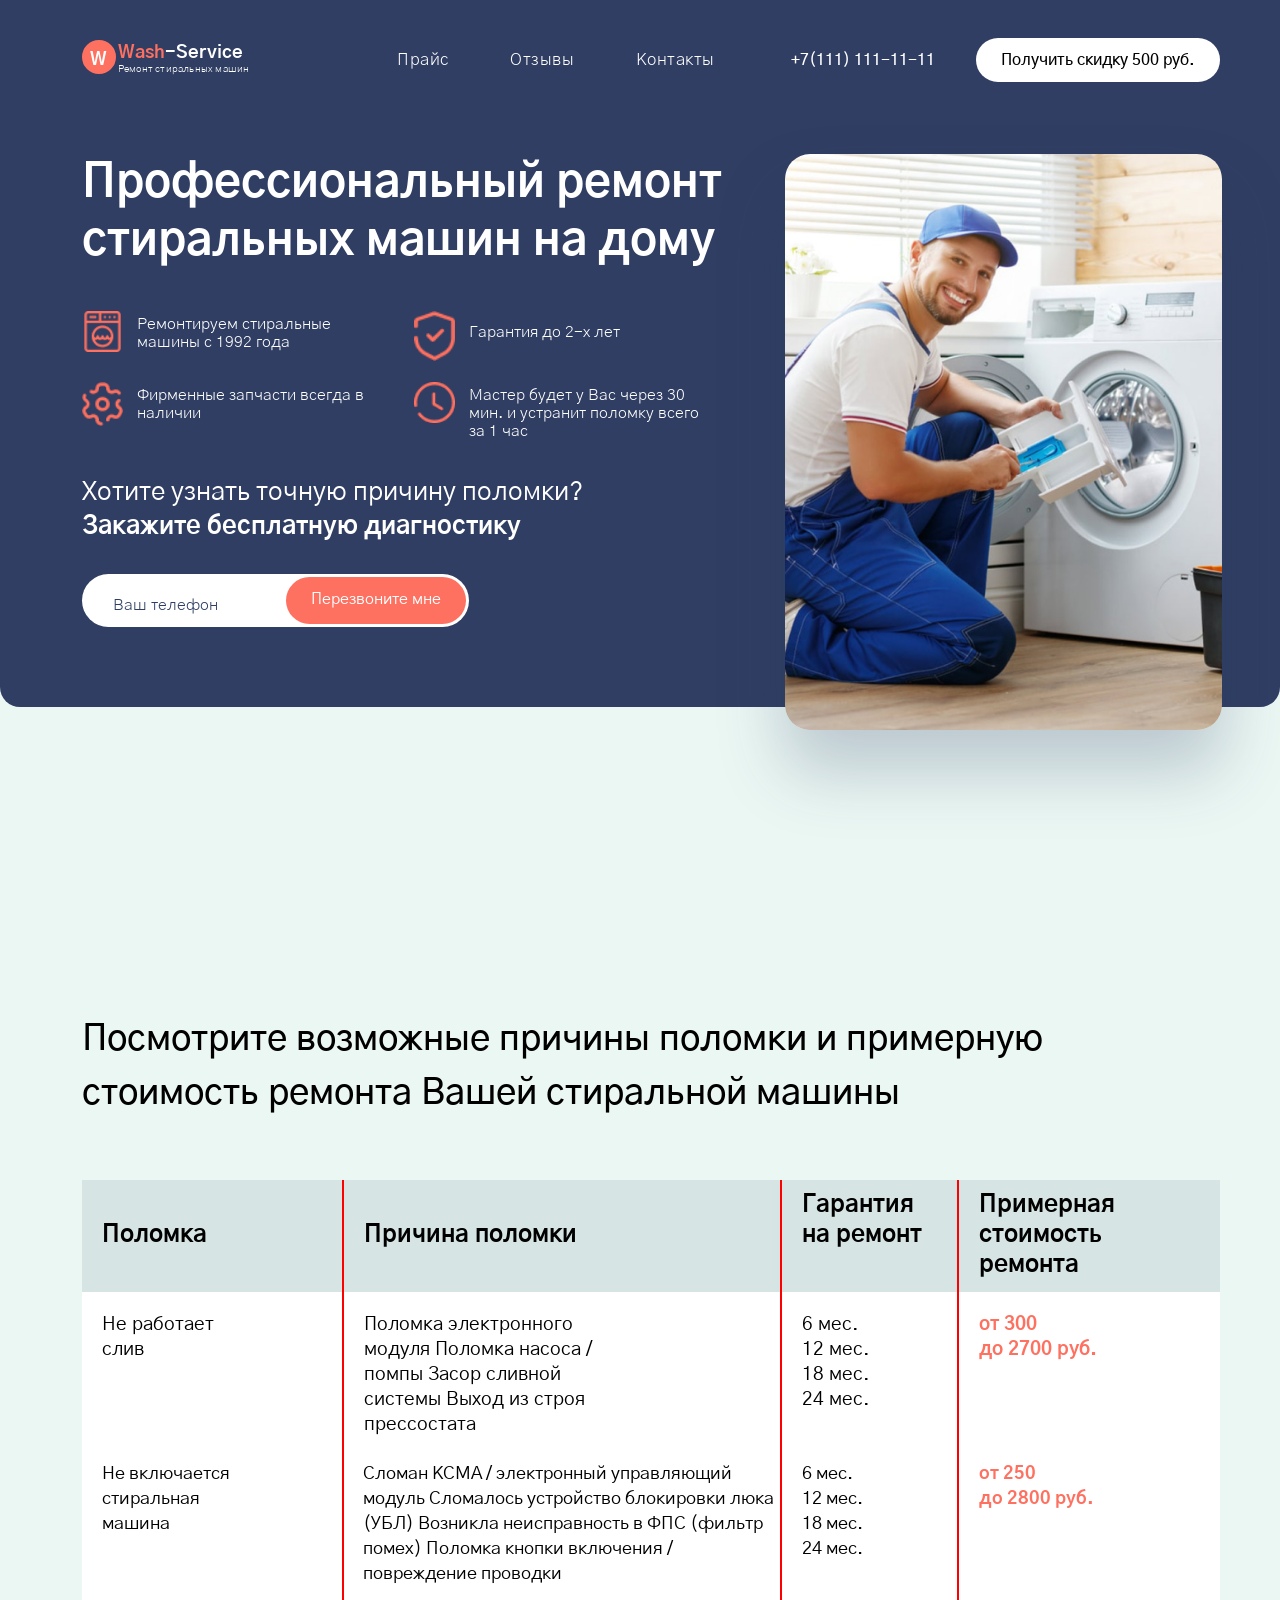
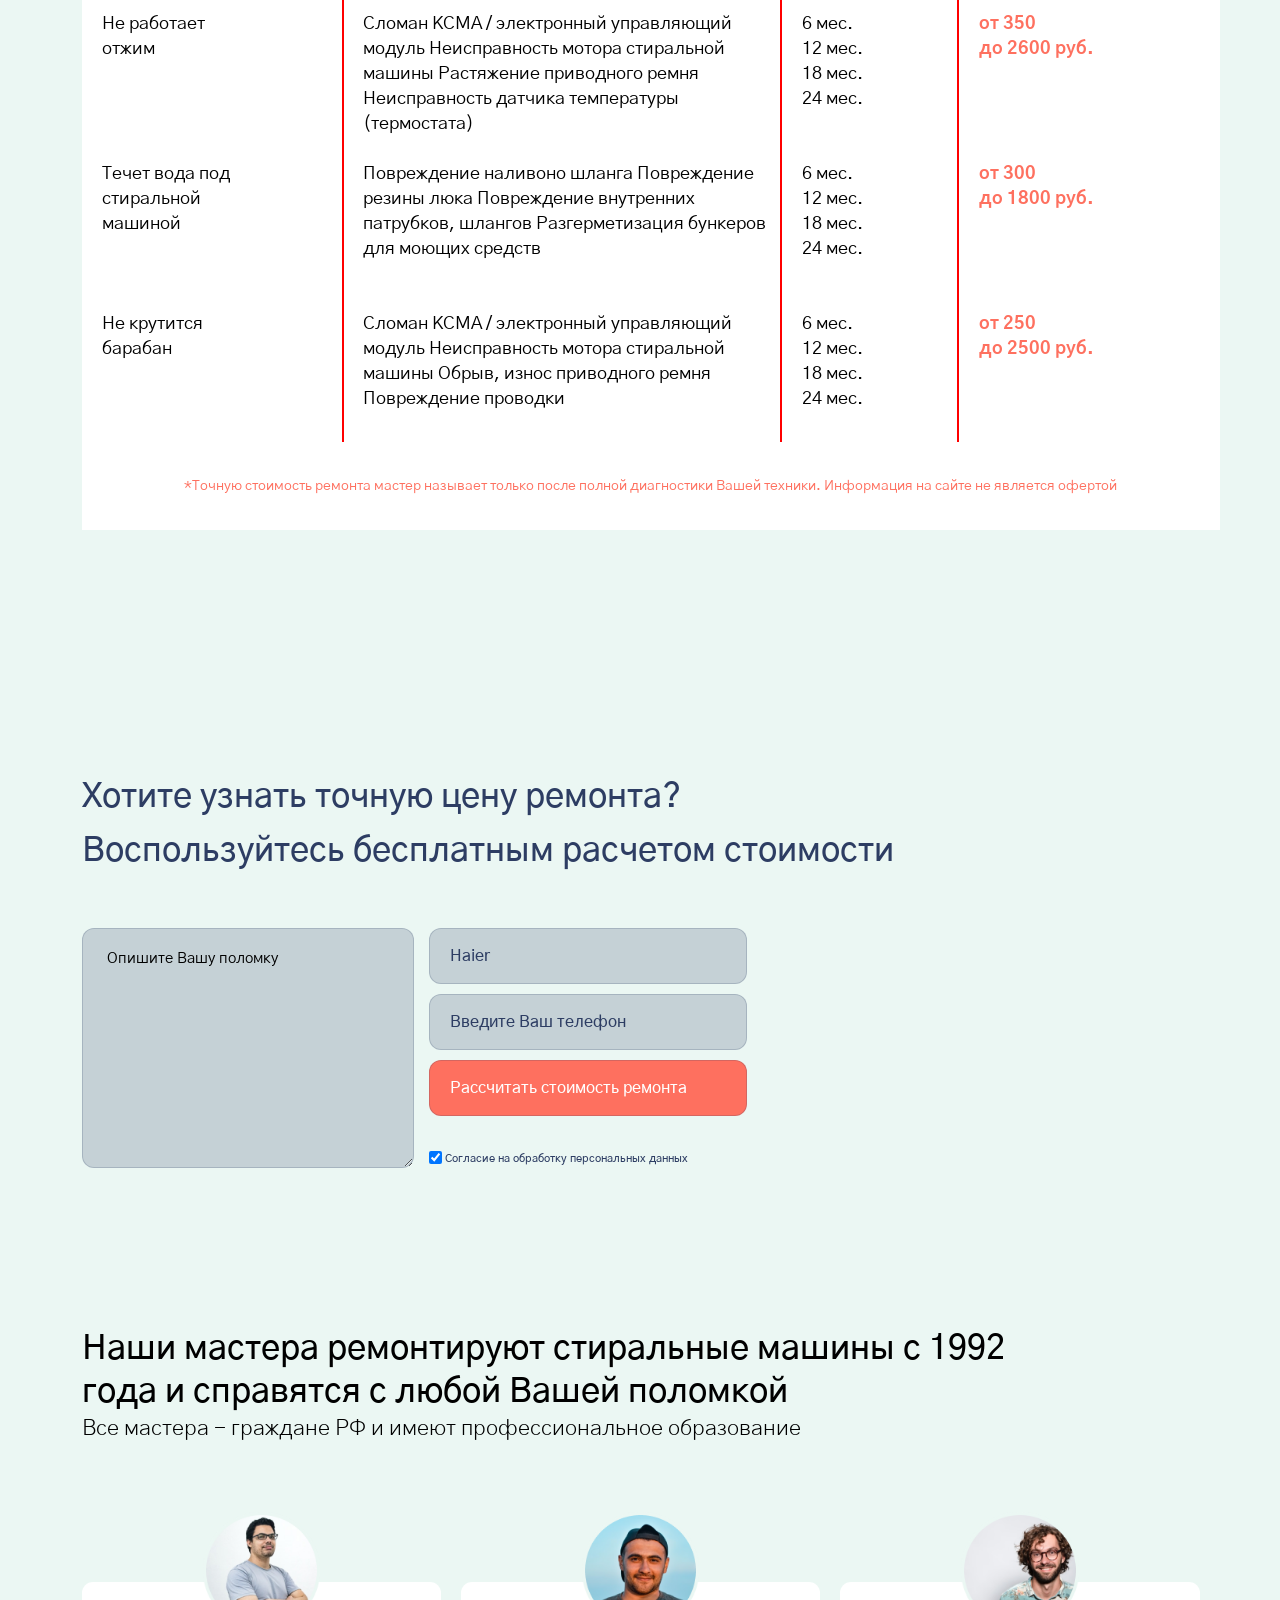
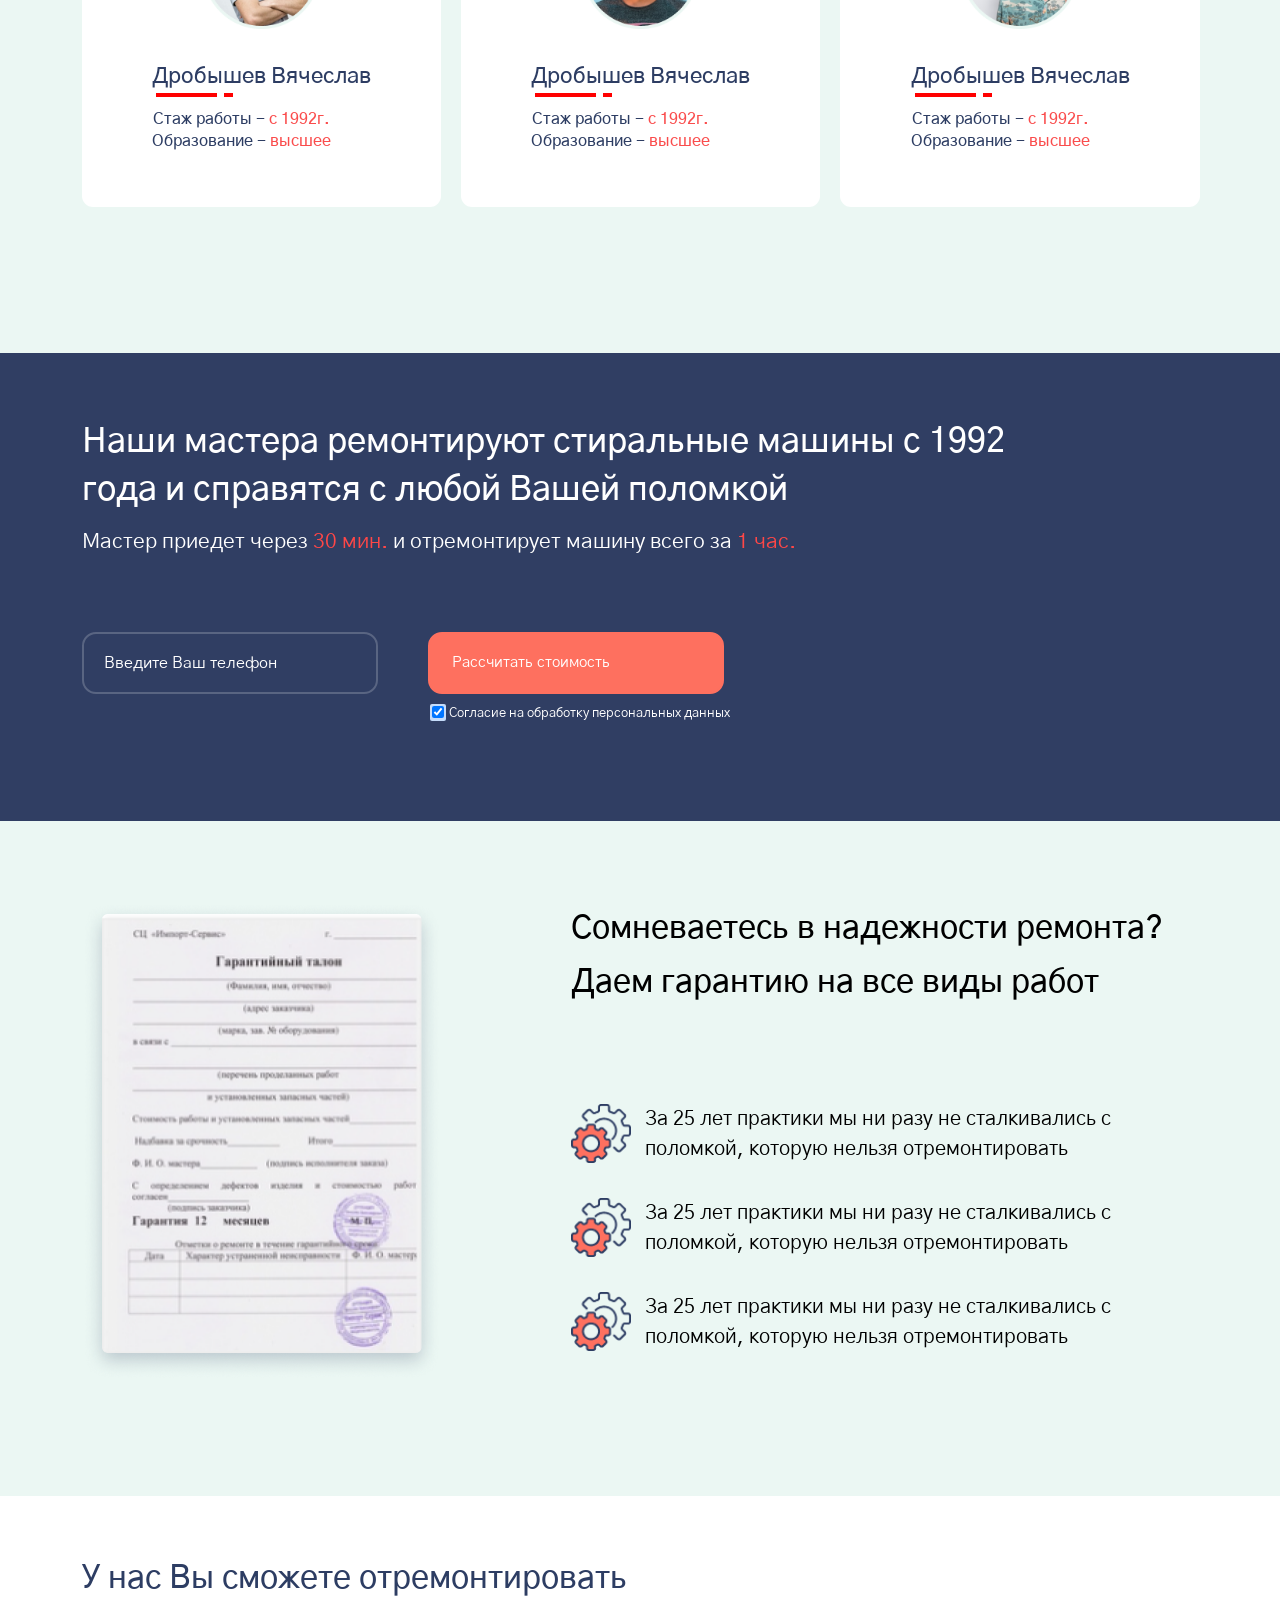
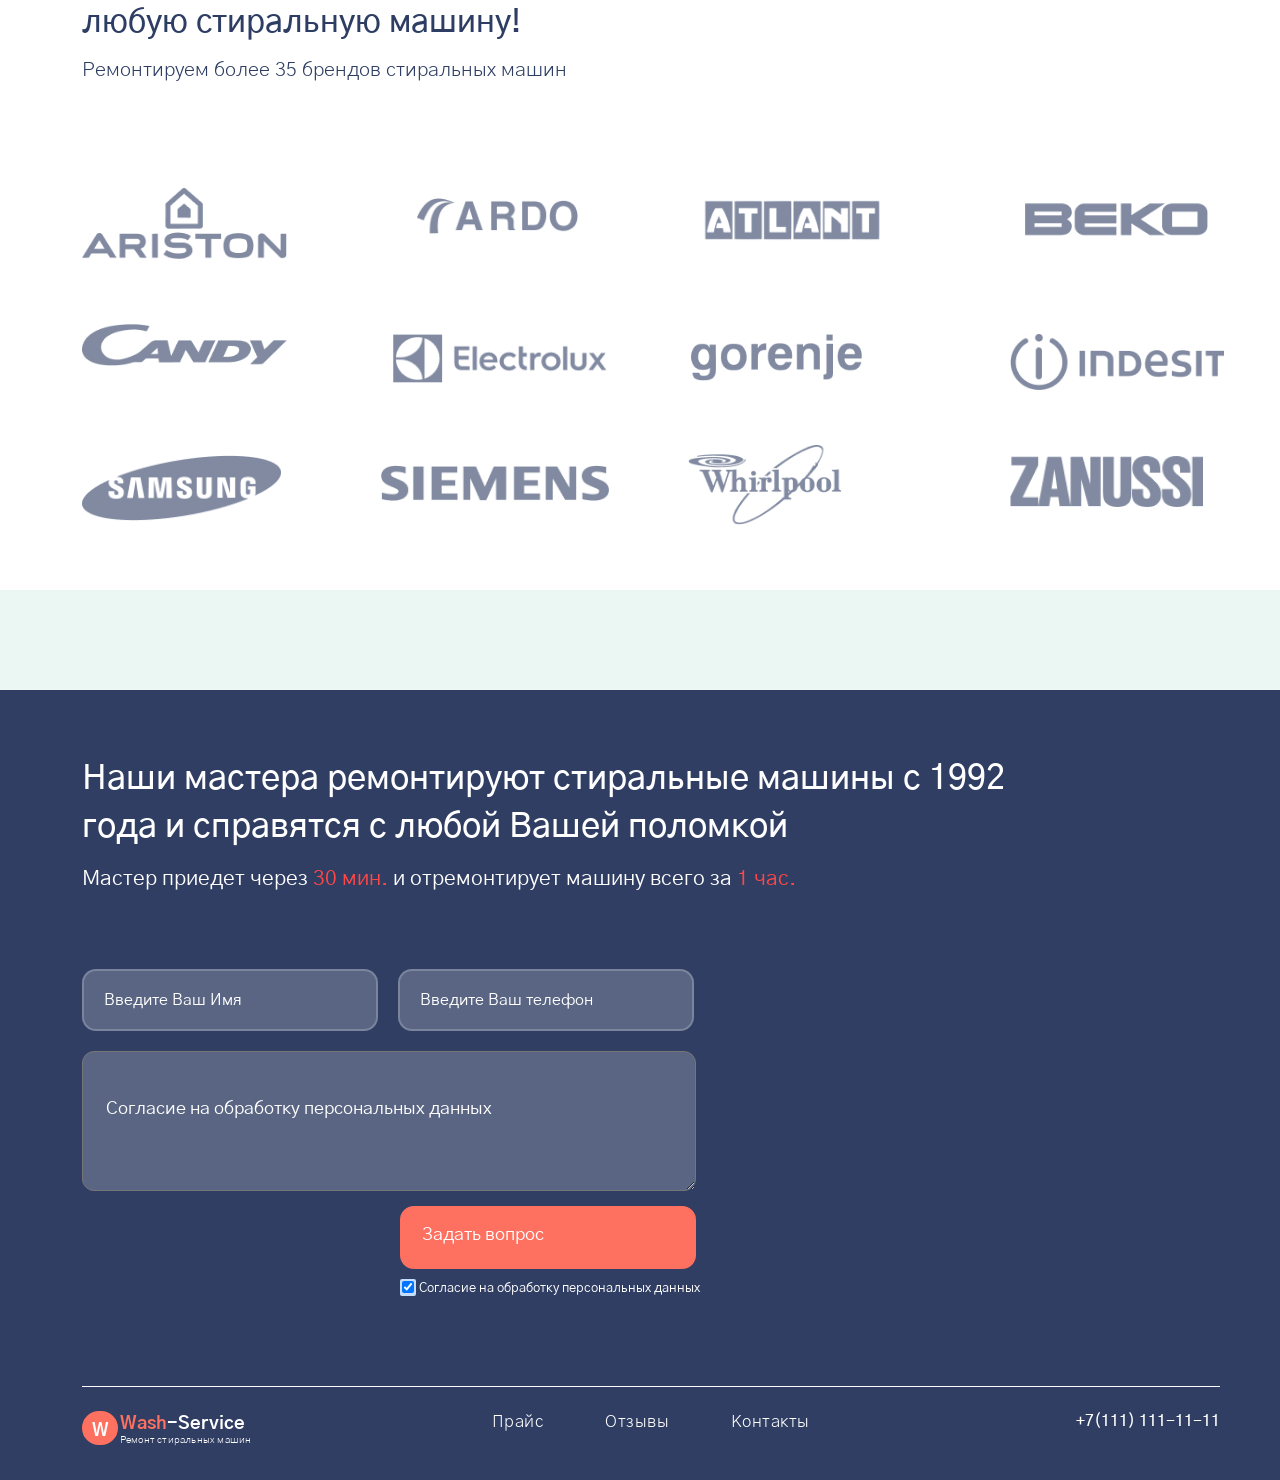
<file: index.html>
<!DOCTYPE html>
<html lang="en">
<head>
    
    <style>
        @import url('https://fonts.googleapis.com/css2?family=Gothic+A1:wght@500&family=Inter:wght@500&display=swap');
    </style>
    <link rel="stylesheet" href="css/main.css">
    

    <meta charset="UTF-8">
    <meta http-equiv="X-UA-Compatible" content="IE=edge">
    <meta name="viewport" content="width=device-width, initial-scale=1.0">
    <title>Document</title>
</head>
<body>
        <div class="container-fluid">
            <div class="header2 col-sm-12 ">
                <div class="row1">
                    <div class="col-3 f1 col-sm-12 col-sm2-4">

                        <div class="col-2">
                           <span>W</span>
                        </div>
                        
                        <div class="col-10">
                            <a href="#">
                                <font class="font1">Wash</font>-Service <br>
                                <font class="font2">Ремонт стиральных машин</font>
                            </a> 
                        </div>
                    </div>
                    <div class="col-4 f2 col-md-6 col-sm2-8">
                            <ul>
                                <li>
                                    <a href="#">
                                        Прайс
                                    </a>
                                </li>
                                <li>
                                    <a href="#">
                                        Отзывы
                                    </a>
                                </li>
                                <li>
                                    <a href="#">
                                        Контакты
                                    </a>
                                </li>

                            </ul>
                    </div>
                    <div class="col-2 col-md-3 f3">
                        <a href="#">
                            +7(111) 111-11-11
                        </a>
                    </div>
                    <div class="col-3 f4">
                        <a href="#">
                            Получить скидку 500 руб.    
                        </a>
                    </div>
                </div>

                <div class='row2 col-sm-12'>
                    <div class="col-7 asosiy1 col-sm-12 col-sm2-12">
                        <div class="col-12 q1 col-sm-12 col-sm2-12">
                            <p> 
                                Профессиональный ремонт стиральных машин на дому
                            </p>
                        </div>
                        <div class="col-12 q2">
                            <div class="col-1 col-sm-2">
                                <img src="/images/2.png" alt="">
                            </div>
                            <div class="col-5 col-sm-10">
                                <p class="maxsus1">
                                    Ремонтируем стиральные машины с 1992 года
                                </p>
                            </div>
                            <div class="col-1  col-sm-2">
                                <img src="/images/4.png" alt="">
                            </div>
                            <div class="col-5  col-sm-10">
                                <p class="maxsus1" id='padding1'>
                                    Гарантия до 2-х лет
                                </p>
                            </div>
                            <div class="col-1 col-sm-2">
                                <img src="/images/5.png" alt="">
                            </div>
                            <div class="col-5 col-sm-10">
                                <p class="maxsus1">
                                    Фирменные запчасти всегда в наличии
                                </p>
                            </div>
                            <div class="col-1 col-sm-2">
                                <img src="/images/6.png" alt="">
                            </div>
                            <div class="col-5 col-sm-10">
                                <p >
                                    Мастер будет у Вас через 30 мин. и устранит  <span id='clear'>поломку всего за 1 час<span>
                                </p>
                            </div> 
                            <div class="col-11 col-sm-12 col-sm2-12">
                                <p id="main1">
                                    Хотите узнать точную причину поломки?
                                    <font id="main2">  Закажите бесплатную диагностику</font>
                                </p>
                            </div>
                            
                            <div class="col-7 col-sm-12 col-sm2-5" id="main3">
                                <p>
                                    Ваш телефон
                                </p>
                                <div class="blok"> 
                                     <span>Перезвоните мне</span>  
                                </div>
                                 
                            </div>
                            
                            
                        </div>
                    </div>
                    <div class="col-5 asosiy2 col-sm-12">
                        <div class="col-11 col-sm-12">
                            <img src="/images/1.png" alt="">
                        </div>
                    </div>
                </div>
            </div>
            
            

            <div class="content">
                <div class="content-row1">
                    <p>
                        Посмотрите возможные причины поломки и примерную стоимость ремонта Вашей стиральной машины
                    </p>
                </div>

                <div class="content-row2">
                   <div class="col-3 col-sm-4 col-sm2-4 content-p1">
                       <p>Поломка</p>
                   </div>
                   <div class="col-5">
                       <p>Причина поломки</p>
                   </div>
                   <div class="col-2 col-sm2-4 col-sm-4">
                       <p>Гарантия <br> на ремонт</p>
                   </div>
                   <div class="col-3 col-sm2-4 col-sm-4 content-p2" >
                       <p>Примерная стоимость ремонта</p>
                   </div>
                </div>
                <div class="content-row3">
                    <div  class="col-3 col-sm2-4 col-sm-4 content-p1">
                        <p>Не работает слив</p>
                    </div>
                    <div class="col-5">
                        <p>Поломка электронного модуля 
                            Поломка насоса / помпы
                            Засор сливной системы
                            Выход из строя прессостата
                        </p>
                    </div>
                    <div class="col-2 col-sm2-4 col-sm-4">
                        <p> 
                            6 мес.<br class="hidden3"> <font class="hidden1">-</font>
                            12 мес.<font class="hidden2"><br>
                            18 мес.<br>
                            24 мес.<br> </font>
                        </p>
                    </div>
                    <div class="col-3 col-sm-4 col-sm2-4 content-p2" >
                            <p>
                                от 300<br class="hidden3">
                                до 2700 руб.<br class="hidden3">
                            </p>
                    </div>
                 </div>

                 <div class="content-row4">
                    <div  class="col-3 col-sm-4 col-sm2-4 content-p1">
                        <p>Не включается стиральная машина</p>
                    </div>
                    <div class="col-5">
                        <p>Сломан КСМА / электронный управляющий модуль
                            Сломалось устройство блокировки люка (УБЛ)
                            Возникла неисправность в ФПС (фильтр помех)
                            Поломка кнопки включения / повреждение проводки
                        </p>
                    </div>
                    <div class="col-2 col-sm2-4 col-sm-4">
                        <p>
                            6 мес.<br class="hidden3"> <font class="hidden1">-</font>
                            12 мес.<font class="hidden2"><br>
                            18 мес.<br>
                            24 мес.<br> </font>
                        </p>
                    </div>
                    <div  class="col-3 col-sm-4 col-sm2-4 content-p2" >
                            <p>
                                от 250<br class="hidden2">
                                до 2800 руб.<br class="hidden2">
                            </p>
                    </div>
                 </div>

                 <div class="content-row5">
                    <div class="col-3 col-sm-4 col-sm2-4 content-p1" >
                        <p>Не работает отжим</p>
                    </div>
                    <div class="col-5">
                        <p>Сломан КСМА / электронный управляющий модуль
                            Неисправность мотора стиральной машины
                            Растяжение приводного ремня
                            Неисправность датчика температуры (термостата)
                        </p>
                    </div>
                    <div class="col-2 col-sm2-4 col-sm-4">
                        <p> 
                            6 мес.<br class="hidden3"> <font class="hidden1">-</font>
                            12 мес.<font class="hidden2"><br>
                            18 мес.<br>
                            24 мес.<br> </font>
                        </p>
                    </div>
                    <div class="col-3 col-sm-4 col-sm2-4 content-p2">
                            <p>
                                от 350<br class="hidden2">
                                до 2600 руб.<br class="hidden2">
                            </p>
                    </div>
                 </div>

                 <div class="content-row6">
                    <div class="col-3 col-sm-4 col-sm2-4 content-p1">
                        <p>Течет вода под стиральной машиной</p>
                    </div>
                    <div class="col-5">
                        <p>Повреждение наливоно шланга
                            Повреждение резины люка
                            Повреждение внутренних патрубков, шлангов
                            Разгерметизация бункеров для моющих средств
                        </p>
                    </div>
                    <div class="col-2 col-sm-4 col-sm2-4">
                        <p> 
                            6 мес.<br class="hidden3"> <font class="hidden1">-</font>
                            12 мес.<font class="hidden2"><br>
                            18 мес.<br>
                            24 мес.<br> </font>
                        </p>
                    </div>
                    <div class="col-3 col-sm-4 content-p2 col-sm2-4" >
                            <p>
                                от 300<br class="hidden2">
                                до 1800 руб.<br class="hidden2">
                            </p>
                    </div>
                 </div>

                 <div class="content-row7">
                    <div class="col-3 col-sm-4 col-sm2-4 content-p1">
                        <p>Не крутится барабан</p>
                    </div>
                    <div class="col-5">
                        <p>Сломан КСМА / электронный управляющий модуль
                            Неисправность мотора стиральной машины
                            Обрыв, износ приводного ремня
                            Повреждение проводки
                        </p>
                    </div>
                    <div class="col-2 col-sm-4 col-sm2-4">
                        <p>
                            6 мес.<br class="hidden3"> <font class="hidden1">-</font>
                            12 мес.<font class="hidden2"><br>
                            18 мес.<br>
                            24 мес.<br> </font>
                        </p>
                    </div>
                    <div class="col-3 col-sm-4 col-sm2-4 content-p2">
                            <p>
                                от 250<br class="hidden2">
                                до 2500 руб.<br class="hidden2">
                            </p>
                    </div>
                 </div>

                 <div class="content-row8">
                     <div class='col-12 col-sm-12'>
                        <p>
                            *Точную стоимость ремонта мастер называет только после полной диагностики Вашей техники. Информация на сайте не является офертой

                        </p>
                     </div>
                 </div>

                 <div class="content-row9">
                       <div class="col-12">
                           <p>
                            Хотите узнать точную цену ремонта? <br>
                            Воспользуйтесь бесплатным расчетом стоимости
                           </p>
                       </div>

                       <div class="col-7 col-sm-12 col-sm2-12 col-md-12">
                           <div class="col-6 col-sm-12">
                                <textarea name="" id="" cols="30" rows="10"> Опишите Вашу поломку</textarea>
                           </div>
                           <div class="col-5 col-sm-12">
                               <div class="col-12 col-sm-12 row9d1">
                                   <p>
                                        Haier
                                   </p>
                               </div>
                               
                               <div class="col-12 col-sm-12 row9d2">
                                <p>
                                    Введите Ваш телефон
                                </p>
                            </div>
                           
                            <div class="col-12 col-sm-12 row9d3" >
                                <p>
                                    Рассчитать стоимость ремонта
                                </p>
                            </div>
                            <div class="col-12 col-sm-12 row9d4">
                                <input type="checkbox" checked id="1">
                                <label for="1">Согласие на обработку персональных данных</label>
                            </div>
                           </div>
                       </div>

                       <div class="col-5 col-sm2-12"></div>

                       <div class="col-10 col-sm-12 col-sm2-12 col-md-12 row9d5">
                           <p class="row9p1">
                            Наши мастера ремонтируют стиральные машины с 1992 года и справятся с любой Вашей поломкой
                           </p>
                           <p class="row9p2">
                            Все мастера - граждане РФ и имеют профессиональное образование
                           </p>
                       </div>
                       <div class="col-2 col-sm-12 coll-sm2-12"></div>  

                       <div class="col-12 picture col-sm2-12">
                            <div class="col-4 col-sm-12 col-sm2-12">
                                <div class="picture-d1">
                                    <div class="col-8 col-sm-9">
                                        <img src="images/7.png" alt="">    
                                    </div>
                                    <div class="col-8 col-sm-7">
                                        <p class="p1">
                                            Дробышев Вячеслав
                                        </p>
                                    </div>
                                    <div class="col-8 col-sm-7 padding10">
                                        <span class="span1"></span>
                                        <span class="span2"></span>
                                    </div>
                                    <div class="col-8 col-sm-7">
                                        <p class='p2'>
                                            Стаж работы - <font style='color:rgb(250, 76, 76)'>с 1992г.</font> 
                                            
                                            Образование - <font style='color:rgb(250, 76, 76)'>высшее</font>
                                        </p>
                                    </div>
      
                                </div>
                            </div>

                            <div class="col-4 col-sm-12 col-sm2-12">
                                <div class="picture-d1">
                                    <div class="col-8 col-sm-9">
                                        <img src="images/8.png" alt="">    
                                    </div>
                                    <div class="col-8 col-sm-7">
                                        <p class="p1">
                                            Дробышев Вячеслав
                                        </p>
                                    </div>
                                    <div class="col-8 col-sm-7 padding10">
                                        <span class="span1"></span>
                                        <span class="span2"></span>
                                    </div>
                                    <div class="col-8 col-sm-7">
                                        <p class='p2'>
                                            Стаж работы - <font style='color:rgb(250, 76, 76)'>с 1992г.</font> 
                                            Образование - <font style='color:rgb(250, 76, 76)'>высшее</font>
                                        </p>
                                    </div>
      
                                </div>
                            </div>

                            <div class="col-4 col-sm-12 col-sm2-12">
                                <div class="picture-d1">
                                    <div class="col-8 col-sm-9">
                                        <img src="images/9.png" alt="">    
                                    </div>
                                    <div class="col-8 col-sm-7">
                                        <p class="p1">
                                            Дробышев Вячеслав
                                        </p>
                                    </div>
                                    <div class="col-8 col-sm-7 padding10">
                                        <span class="span1"></span>
                                        <span class="span2"></span>
                                    </div>
                                    <div class="col-8 col-sm-7">
                                        <p class='p2'>
                                            Стаж работы - <font style='color:rgb(250, 76, 76)'>с 1992г.</font> 
                                            Образование - <font style='color:rgb(250, 76, 76)'>высшее</font>
                                        </p>
                                    </div>
      
                                </div>
                            </div>
                       </div>


                 </div>

               
            </div>

            <div class="content2">
                <div class="content2-row1 col-sm-12">
                    <div class="col-10 col-sm-12 col-sm2-12 col-md-12">
                        <p class="p1"> 
                            Наши мастера ремонтируют стиральные машины с 1992
                             года и справятся с любой Вашей поломкой
                             <br>
                             <font>
                                Мастер приедет через <font style="color:rgb(255, 71, 71)">30 мин.</font> и отремонтирует машину всего за <font style="color:rgb(255, 71, 71)">1 час.</font>
                             </font>
                        </p>                       
                    </div>
                    <div class='col-sm2-12 col-2 col-sm-12 col-md-12'></div> 
                    
                    <div class="col-sm-12 col-4 b1">
                        <p>
                            Введите Ваш телефон
                        </p>
                    </div>
                    <div class=" col-sm-12 col-4 b2">
                        <p >
                            Рассчитать стоимость
                        </p>
                    </div>
                    <div class="col-4 col-sm-12"></div>

                    <div class='col-3 col-sm2-4 col-sm-12'></div>
                    <div class="col-sm2-12 col-9 col-sm-12 b3">
                        <span id='span11'>
                            <input type="checkbox" checked id='2'>
                        </span>
                       
                        <label for="2">Согласие на обработку персональных данных</label>
                    </div>
                    

                 </div>
            </div>

            <div class="content3-row1">
                
                <div class="col-4 col-sm2-12 col-sm-12 row1">
                    <img src="/images/10.png" alt="">
                </div>

                <div class="col-8 col-sm2-12 col-sm-12 row2">
                    <div class="col-sm2-12 col-12 col-sm-12">
                        <p>
                            Сомневаетесь в надежности ремонта? Даем
                            гарантию на все виды работ
                        </p>
                    </div>
                    
                    <div class='col-1 col-sm2-2 col-sm-2'>
                        <img src="/images/11.png" alt="">
                    </div>
                    <div class="col-11 col-sm2-10 col-sm-10">
                        <p>
                            За 25 лет практики мы ни разу не сталкивались с поломкой, которую нельзя отремонтировать
                        </p>
                    </div>
                    <div class='col-1 col-sm2-2 col-sm-2'>
                        <img src="/images/11.png" alt="">
                    </div>
                    <div class="col-11 col-sm2-10 col-sm-10">
                        <p>
                            За 25 лет практики мы ни разу не сталкивались с поломкой, которую нельзя отремонтировать
                        </p>
                    </div>
                    <div class='col-1 col-sm2-2 col-sm-2'>
                        <img src="/images/11.png" alt="">
                    </div>
                    <div class="col-11 col-sm2-10 col-sm-10">
                        <p>
                            За 25 лет практики мы ни разу не сталкивались с поломкой, которую нельзя отремонтировать
                        </p>
                    </div>
                    
                </div>

            </div>

            <div class="content4-row1">
                <div class="col-8 col-sm2-12 col-sm-12">
                    <p>
                        У нас Вы сможете отремонтировать  любую стиральную машину!
                        <br>
                        <font>
                            Ремонтируем более 35 брендов стиральных машин
                        </font>
                    </p>
                
                </div>

                <div class="col-sm2-12 col-4 col-sm-12">
                </div>

                <div class="col-3 col-sm-6">
                    <img class='img1' src="/images/12.png" alt="">
                </div>
                <div class="col-3 col-sm-6">
                    <img class='img2' src="/images/13.png" alt="">
                </div>
                <div class="col-3 col-sm-6">
                    <img class='img3'  src="/images/14.png" alt="">
                </div>
                <div class="col-3 col-sm-6">
                    <img class='img4'  src="/images/15.png" alt="">
                </div>
                <div class="col-3 col-sm-6">
                    <img class='img5'  src="/images/16.png" alt="">
                </div>
                <div class="col-3 col-sm-6">
                    <img class='img6'  src="/images/17.png" alt="">
                </div>
                <div class="col-3 col-sm-6">
                    <img class='img7'  src="/images/18.png" alt="">
                </div>
                <div class="col-3 col-sm-6">
                    <img class='img8'  src="/images/19.png" alt="">
                </div>
                <div class="col-3 col-sm-6">
                    <img class='img9'  src="/images/20.png" alt="">
                </div>
                <div class="col-3 col-sm-6">
                    <img class='img10' src="/images/21.png" alt="">
                </div>
                <div class="col-3 col-sm-6">
                    <img class='img11' src="/images/22.png" alt="">
                </div>
                <div class="col-3 col-sm-6">
                    <img class='img12' src="/images/23.png" alt="">
                </div>            
                
            </div>
            <div class="content5">
                <div class="col-10 col-sm2-12 col-sm-12 row1">
                    <p class="p1"> 
                        Наши мастера ремонтируют стиральные машины с 1992
                         года и справятся с любой Вашей поломкой
                         <br>
                         <font>
                            Мастер приедет через <font style="color:rgb(255, 71, 71)">30 мин.</font> и отремонтирует машину всего за <font style="color:rgb(255, 71, 71)">1 час.</font>
                         </font>
                    </p>                       
                </div>
                <div class="col-sm2-12 col-2 col-sm-12"></div>
                
                <div class="col-3 col-sm-12 b1">
                    <p>
                        Введите Ваш Имя
                    </p>
                </div>

                <div class="col-3 col-sm-12 b1">
                    <p>
                        Введите Ваш телефон
                    </p>
                </div>
                

                <div class="col-6 col-sm-12">
                    <textarea class="textarea2">Согласие на обработку персональных данных</textarea>
                </div>
                <div class="col-6 col-sm-12"></div>
                
                <div class="col-12 col-sm-12">
                    <div class="col-3 b2">
                        <p >
                            Задать вопрос 
                        </p>
                    </div>
                </div>
                
                <div class="col-12 col-sm-12">
                    <div class="col-6 col-sm-12 b3">
                        <span id='span11'>
                            <input type="checkbox" checked id='2'>
                        </span>
                       
                        <label for="2">Согласие на обработку персональных данных</label>
                    </div>
                </div>
                
               
            </div>

            <div class="footer">
                    <div class="col-4 col-sm-12 f1">

                        <div class="col-2 col-sm-5">
                           <span class="col-22">W</span>
                        </div>
                        
                        <div class="col-10 col-sm-7">
                            <a href="#">
                                <font class="font1">Wash</font>-Service <br>
                                <font class="font2">Ремонт стиральных машин</font>
                            </a> 
                        </div>

                    </div>
                    <div class="col-4 col-sm-12 f2">
                            <ul>
                                <li class="col-sm-12">
                                    <a href="#">
                                        Прайс
                                    </a>
                                </li>
                                <li class="col-sm-12">
                                    <a href="#">
                                        Отзывы
                                    </a>
                                </li>
                                <li class="col-sm-12">
                                    <a href="#">
                                        Контакты
                                    </a>
                                </li>

                            </ul>
                    </div>
                    <div class="col-4 col-sm-12 f3">
                        <a href="#">
                            +7(111) 111-11-11
                        </a>
                    </div>
            </div>

        </div>
</body>
</html>
</file>
<file: css/main.css>
*{
    padding:0;
    margin:0;
    box-sizing:border-box;
    font-family: 'Gothic A1', sans-serif;
    /* border:1px solid red ;    */
}
.col-1 {width: 8.33%;
    /* border:1px solid red; */
}
.col-2 {width: 16.66%;
    /* border:1px solid red; */
}
.col-3 {width: 25%;
    /* border:1px solid red; */
}
.col-4 {width: 33.33%;
    /* border:1px solid red; */
}
.col-5 {width: 41.66%;
    /* border:1px solid red; */
}
.col-6 {width: 50%;
    /* border:1px solid red; */
}
.col-7 {width: 58.33%;
    /* border:1px solid red; */
}
.col-8 {width:  66.66%;
    /* border:1px solid red;  */
}
.col-9 {width: 75%;
    /* border:1px solid red; */
}
.col-10 {width: 83.33%;
    /* border:1px solid red; */
}
.col-11 {width: 91.66%;
    /* border:1px solid red; */
}
.col-12 {width: 100%;
    /* border:1px solid red; */
}

.container-fluid{
    width:100%;
    border:0px solid red;
    background-color:#EBF7F3;
    
}

.header2{
    padding-top:40px;
    margin-bottom:100px;
    border-radius:0px 0px 20px 20px;
    background-color: #303E63;
    padding-left:81.7px;
    padding-right:60px;
    padding-bottom:80px;
    margin-bottom: 145px;
    /* height:700px; */  

    
}
.header2 .row1{
    display:flex;
    flex-wrap: wrap;
    margin-bottom:80px;
    align-items: baseline;
   
}

.header2 .row1 .f1{
    display:flex;
}
.header2 .row1 .f1 .col-2{
    padding-top:7px;
    border:2px solid #FE705F;  
    height:100%;
    width:12%;
    border-radius:18px;
    background-color: #FE705F;
    text-align:center;
    margin-right:2px;
 }

 
.header2 .row1 .f1 .col-2 span{
    color:white;
    font-size: 18px;
    font-style: normal;
    font-weight: 700;

 }
.header2 .row1 .f1 .col-10{
    padding-top:6px;
    line-height:14px;
}
.header2 .row1 .f1 .col-10 a{
    font-size: 18px;
    font-weight: 700;
    line-height:0px;
    color: white;
    text-decoration:none;

}
.header2 .row1 .f1 .col-10 .font1{
    color:#FE705F;
}
.header2 .row1 .f1 .col-10 .font2{
    font-size: 10px;
    font-weight: 300;
    line-height: 7px;
    letter-spacing:0.2px;

}
.header2 .row1 .f2 ul{
    display: flex;
    justify-content: space-around;
    list-style-type:none;
   
}
.header2 .row1 .f2 ul li a {
    color:white;
    font-size: 17px;
    font-style: normal;
    font-weight: 300;
    letter-spacing: 0.5px;
    text-decoration:none;

}
.header2 .row1 .f3{
    text-align:right;
}
.header2 .row1 .f3 a{
    color: rgb(17, 16, 16);
    font-size: 16px;
    font-weight: 500;
    color:white;
    text-decoration:none;

} 
.header2 .row1 .f4{
    text-align: right
}

.header2 .row1 .f4 a{
    padding:14px 25px 14px 25px;
    color: black;
    font-size: 16px;
    font-weight: 500;
    text-decoration:none;
    border-radius: 100px;
    box-sizing:border-box;
    background-color:white;

    
}

.header2 .row2{
    display: flex;
    flex-wrap: wrap;

}


.header2 .row2 .asosiy1 .q1 p{
    font-size: 46px;
    font-style: normal;
    font-weight: 700;
    line-height: 58px;
    letter-spacing: 0em;    
    text-align: left;
    color:white;    
    margin-bottom:36px;
}
.header2 .row2 .asosiy1 .q2 p{
    font-size: 16px;
    font-weight: 300;
    line-height: 18px;
    color: #FFFFFF ;
    padding-top:9px;
}
.header2 .row2 .asosiy1 .q2{
    display: flex;
    flex-wrap: wrap;
    
}
.header2 .row2 .asosiy1 .q2 .col-11{
    padding-right: 23px;
     
 }
.header2 .row2 .asosiy1 .q2 img{
   margin-top:5px;
   width:75%;
   
    
}
.header2 .row2 .asosiy1 .q2 .col-1{
    margin-bottom:26px;
     
 }
 .header2 .row2 .asosiy1 .q2 .col-5 {
    margin-bottom: 26px;
    padding-right: 28px;
}

 .header2 .row2 .asosiy1 .q2 .col-5 #padding1{
     margin-top:8px;
 }
.header2 .row2 .asosiy2{
    position: relative;
    display: flex;
    flex-direction: row-reverse;

}

.header2 .row2 .asosiy2 img{
    width: 92%; 
    border:24px;
    position: absolute;
    border-radius:25px;
    box-shadow: 0px 40px 66px 0px #2D3D6340;
    
   

}

.header2 .q3 p{
    font-size: 28px;
    font-style: normal;
    font-weight: 700;
    line-height: 34px;

    
}

#main1{
    font-size: 26px;
    font-style: normal;
    font-weight: 400;
    line-height: 34px;
    
    
}

#main2{
    font-size: 25px;
    font-style: normal;
    font-weight: 700;
    line-height: 34px;
    letter-spacing: ;
    text-align: left;
}

#main3{
    margin-top:30px;
    border-radius:100px;
    padding:3px 3px;
    display:flex;
    justify-content: space-between;
    background-color: white;
  
}
#main3 p,div{
    display: inline-block;
}
#main3 div{
    padding:12px 25px;
    border-radius: 1000px;
    background-color: #FE705F;

}
#main3 p{
    margin:10px 28px;
    color:#2D3D63;
}
#main3 span{
    color:white;
}

.content{
    margin-top:160px;
    background-color:#EBF7F3; 
    padding-left:81.7px;
    padding-right:60px;

}
.content-row1 p{
    margin-bottom:60px;
    font-size: 36px;
    font-style: normal;
    font-weight: 500;
    line-height: 54px;
    letter-spacing: 0em;
    text-align: left;

}
.content-row1{
        padding-right: 89px;
}
.content-row2{
    background-color:white;
    display:flex;
    border: 0px solid green;
    background-color:rgba(45, 61, 99, 0.1);
    align-items:start ;
    height:112px;
    text-align: start; 
    font-size: 24px;
    font-style: normal;
    font-weight: 700;
    letter-spacing: 0em;
}


.content-row2 .content-p1 p{
    margin-top:40px;
    margin-left:20px;
    
     
}
.content-row2 .content-p1{
    border-right:2px solid red;
    height:100%;
}


.content-row2 .col-5{
    border-right:2px solid red;
    height:100%;
  
}

.content-row2 .col-5 p{
    margin-top:40px;
    margin-left:20px;
}

.content-row2 .col-2{
    height:100%;  
    
}
.content-row2 .col-2 p{
    margin-top:10px;
    margin-left:20px;
   
    
} 

.content-row2 .content-p2{
    height:100%;
    border-left:2px solid red;  

}
.content-row2 .content-p2 p{
    margin-top:10px;
    margin-left:20px;
    padding-right: 26px;
    
   
     
}


.content-row3{
    background-color:white;
    display:flex;
    border: 0px solid green;
   
    align-items:start ;
    height:150px;
    text-align: left; 
    font-size: 19px;
    font-style: normal;
    font-weight: 400;
    line-height: 25px;
    letter-spacing: 0em;
    

}

.content-row3 .content-p1 p{
    margin-top:20px;
    margin-left:20px;
    padding-right: 98px;

}
.content-row3 .content-p1{
    border-right:2px solid red;
    height:100%;

}


.content-row3 .col-5{
    border-right:2px solid red;
    height:100%;
  
}

.content-row3 .col-5 p{
    margin-top:20px;
    margin-left:20px;
    padding-right: 165px;
}

.content-row3 .col-2{
    height:100%;    
}
.content-row3 .col-2 p{
    margin-top:20px;
    margin-left:20px;
    
} 

.content-row3 .content-p2{
    border-left:2px solid red;  
    height:100%;
}
.content-row3 .content-p2 p{
    margin-top:20px;
    margin-left:20px;
    color:#FE705F;  
    font-weight: bold;
}

.content-row4{
    background-color:white;
    display:flex;
    border: 0px solid green;

    align-items:start ;
    height:150px;
    text-align: left; 
    font-size: 18px;
    font-style: normal;
    font-weight: 400;
    line-height: 25px;
    letter-spacing: 0em;
}

.content-row4 .content-p1 p{
    margin-top:20px;
    margin-left:20px;
    padding-right: 98px;

}
.content-row4 .content-p1{
    border-right:2px solid red;
    height:100%;
}


.content-row4 .col-5{
    border-right:2px solid red;
    height:100%;
  
}

.content-row4 .col-5 p{
    margin-top:20px;
    margin-left:19px;
}

.content-row4 .col-2{
    height:100%;    
}
.content-row4 .col-2 p{
    margin-top:20px;
    margin-left:20px;
   
} 

.content-row4 .content-p2{
    border-left:2px solid red;  
    height:100%;
}
.content-row4 .content-p2 p{
    margin-top:20px;
    margin-left:20px;  
    color:#FE705F;
    font-weight: bold;
}

.content-row5{
    background-color:white;
    display:flex;
    border: 0px solid green;

    align-items:start ;
    height:150px;
    text-align: left; 
    font-size: 18px;
    font-style: normal;
    font-weight: 400;
    line-height: 25px;
    letter-spacing: 0em;
}

.content-row5 .content-p1 p{
    margin-top:20px;
    margin-left:20px;
    padding-right: 106px;

}
.content-row5 .content-p1{
    border-right:2px solid red;
    height:100%;
}


.content-row5 .col-5{
    border-right:2px solid red;
    height:100%;
  
}

.content-row5 .col-5 p{
    margin-top:20px;
    margin-left:19px;
}

.content-row5 .col-2{
    height:100%;    
}
.content-row5 .col-2 p{
    margin-top:20px;
    margin-left:20px;
   
} 

.content-row5 .content-p2{
    border-left:2px solid red;  
    height:100%;
}
.content-row5 .content-p2 p{
    margin-top:20px;
    margin-left:20px;  
    color:#FE705F;
    font-weight: bold;
}

.content-row6{
    background-color:white;
    display:flex;
    border: 0px solid green;
    align-items:start ;
    height:150px;
    text-align: left; 
    font-size: 18px;
    font-style: normal;
    font-weight: 400;
    line-height: 25px;
    letter-spacing: 0em;
}

.content-row6 .content-p1 p{
    margin-top:20px;
    margin-left:20px;
    padding-right: 98px;

}
.content-row6 .content-p1{
    border-right:2px solid red;
    height:100%;
}


.content-row6 .col-5{
    border-right:2px solid red;
    height:100%;
  
}

.content-row6 .col-5 p{
    margin-top:20px;
    margin-left:19px;
    
}

.content-row6 .col-2{
    height:100%;    
}
.content-row6 .col-2 p{
    margin-top:20px;
    margin-left:20px;
   
} 

.content-row6 .content-p2{
    border-left:2px solid red;  
    height:100%;
}
.content-row6 .content-p2 p{
    margin-top:20px;
    margin-left:20px;
    color:#FE705F;  
    font-weight: bold;
}

.content-row7{
    background-color:white;
    display:flex;
    border: 0px solid green;
    align-items:start ;
    height:150px;
    text-align: left; 
    font-size: 18px;
    font-style: normal;
    font-weight: 400;
    line-height: 25px;
    letter-spacing: 0em;
}
.content-row7 .content-p1 p{
    margin-top:20px;
    margin-left:20px;
    padding-right: 98px;
    
}
.content-row7 .content-p1{
    border-right:2px solid  red;
    height:100%;
}


.content-row7 .col-5{
    border-right:2px solid red;
    height:100%;
  
}

.content-row7 .col-5 p{
    margin-top:20px;
    margin-left:19px;
}

.content-row7 .col-2{
    height:100%;    
}
.content-row7 .col-2 p{
    margin-top:20px;
    margin-left:20px;
    
} 

.content-row7 .content-p2{
    border-left:2px solid red;  
    height:100%;
}
.content-row7 .content-p2 p{
    margin-top:20px;
    margin-left:20px;  
    color:#FE705F;
    font-weight: bold;
}
.content-row8{
    background-color:white;
    margin-bottom:240px;
    border:0px solid red;
    display:flex;
    flex-wrap:wrap;
}
.content-row8 .col-12{
    padding:35px;
    text-align:center;
}
.content-row8 .col-12 p{
    color:#FE705F;
    font-size: 14px;
    font-style: normal;
    font-weight: 400;
    line-height: 18px;
    letter-spacing: 0em;
    
}
.content-row9{
    border:0px solid red;
    display:flex;
    flex-wrap:wrap;
}

.content-row9 .col-12{

    font-size: 34px;
    font-style: normal;
    font-weight: 500;
    line-height: 54px;
    letter-spacing: 0em;
    color:#2D3D63;

}


.content-row9 .col-7{
    margin-top:50px;
    border:0px solid red;
    display:flex;
    flex-wrap:wrap;
    margin-bottom:140px;
    
}
.content-row9 .col-7 .col-6{
    border:0px solid red;
    
}
.content-row9 .col-7 .col-6 textarea{
    padding-top:20px;
    padding-left:20px;
    border-radius:12px;
    border:1px solid #2D3D6333;
    background-color:rgba(45, 61, 99, 0.2);
    width:100%;
    height:240px;
    font-size:15px;
}

.content-row9 .col-7 .col-5{
    border:0px solid red;
    margin-left:15px;
    


}
.content-row9 .col-7 .col-5 .row9d1{
    width:115%;
    border:1px solid #2D3D6333;
    border-radius:12px;
    font-size:16px;
    margin-bottom:10px;
    padding-left:20px;
    background: rgba(45, 61, 99, 0.2);

}
.content-row9 .col-7 .col-5 .row9d2{
    width:115%;
    border:1px solid #2D3D6333;
    border-radius:12px;
    font-size:16px;
    margin-bottom:10px;
    padding-left:20px;
    background-color:rgba(45, 61, 99, 0.2);
}
.content-row9 .col-7 .col-5 .row9d3{
    width:115%;
    border:1px solid #2D3D6333;
    border-radius:12px;
    font-size:16px;
    margin-bottom:30px;
    padding-left:20px;
    color:white;
    background: rgba(254, 112, 95, 1);

}

.content-row9 .col-7 .col-5 .row9d4{
    font-size:16px;
    font-size:11px;
    margin-top:-12px;

    
}
.content-row9 .col-7 .col-5 .row9d4 label{
    position:relative;
    top:-2px;
}

.content-row9 .row9d5 .row9p1{
    font-size: 34px;
    font-style: normal;
    font-weight: 500;
    /* padding-right: 206px; */

}
.content-row9 .row9d5 .row9p2{
    font-size: 22px;
    font-weight: 300;
    margin-bottom:140px;
}

.picture{
    display:flex;
    margin-bottom:140px;
    
}
.picture .col-4{
    box-sizing:border-box;
    border: 0px solid red;
    padding:0px 20px 0px 0px;
}

.picture .col-4 .picture-d1{
    box-sizing:border-box;
    border:0px solid red;
    text-align:center;
    font-size:20px;
    border-radius:11px;
    background-color:white;
    height:225px;
    
}
.picture .col-4 .picture-d1 img{
   margin-top:-70px;
   width:49%;

}   
.picture .col-4 .picture-d1 .col-8 .p1{
    border:0px solid red;
    font-size: 22px;
    font-style: normal;
    font-weight: 500;
    line-height: 36px;

}
.picture .col-4 .picture-d1 .col-8 .span1{
    border:2px solid red;
    width:61px;
    display:inline-block;
    position: relative;
    top:-40px;
    left:-68px;
    
 }
 .picture .col-4 .picture-d1 .col-8 .span2{
    border:2px solid red;
    width:9px;
    display:inline-block;
    position: relative;
    top:-40px;
    left:-66px
 }
 .picture .col-4 .picture-d1 .col-8 .p2{
     line-height:22px;
     font-weight:300px;
     position: relative;
     top:-50px;
     left:-20px;
     font-size:16px;
 }
 
 .content2{
    background-color: #303E63;
    padding-left:81.7px;
    padding-right:60px;
 }
 .content2-row1{
     padding-bottom:100px;
     display: flex;
     flex-wrap:wrap;
 }
 .content2-row1 .col-10{
    margin-top:65px;
    padding-right: 7px;
}
 .content2-row1 .col-10 .p1{
    font-size: 34px;
    font-style: normal;
    font-weight: 500;
    line-height: 48px;
    letter-spacing: 0em;
    text-align: left;
    color:white;


}
.content2-row1 .col-10 .p1 font{

    font-size: 21px;
    font-style: normal;
    font-weight: 400;
    line-height: 36px;
    letter-spacing: 0em;
    text-align: left;

}

.content2-row1 .b1{
    margin-top:70px;
    padding:19px 20px;
    border:2px solid #FFFFFF33;
    border-radius:14px;
    color: #FFFFFF;
    font-size: 16px;
    font-style: normal;
    font-weight: 400;
    margin-right:20px;
    
    width:26%;
}
.content2-row1 .b2{
    background-color: #FE705F;
    margin-left:30px;
    border:#FE705F;
    margin-top:70px;
    border:2px solid #FE705F;
    border-radius:14px;
    color: #FFFFFF;
    padding: 19px 22px;
    font-size: 15px;
    font-style: normal;
    font-weight: 400;
    width:26%;
}
.content2-row1 .b3{

    margin-top:10px;
    color:white;
    font-size:13px;
    padding-left:64px;
}
.content2-row1 .b3 input{
    border-radius:4px;
    display:inline-block;
    width:12px;
    height:12px;
    background-color:#303E63;
    position: relative;
    top:2px;
    
}
.content2-row1 .b3 label{
    position: relative;
    top:1px;
}
#span11{
    
    border:0px solid red;
    display:inline-block;
    padding:0px 2px 0px 2px;
    border-radius:2px;
    background-color:#C5DCFA;
}


.content3-row1 {
    background-color:#E5E5E5;
    margin-top:80px;
    display:flex;
    flex-wrap:wrap;
    background-color:#EBF7F3;
    padding-left:81.7px;
    padding-right:60px;
    padding-bottom:110px;
}
.content3-row1 .row2{
    display:flex;
    flex-wrap:wrap;
    padding-left:110px;
}
.content3-row1 .row2 img{
    width:110%;
}

.content3-row1 .row1 img{
    width:95%;
}


.content3-row1 .row2 .col-12{
    font-size: 32px;
    font-style: normal;
    font-weight: 500;
    line-height: 54px;
    letter-spacing: 0em;
    text-align: left;
    border:0px solid green;
    

}
.content3-row1 .row2 .col-11 p{
    font-size: 20px;
    font-style: normal;
    font-weight: 400;
    line-height: 30px;
    letter-spacing: 0em;
    text-align: left;
    margin-left:20px;
}
.content3-row1 .row2 .col-11{
    padding-right: 51px;
}
.content3-row1 .row2 .col-11,.col-1{
    margin-top:0px;
    height:0px;
}
.hidden1{
    display:none;
}
.content4-row1{
    padding-top:60px;
    display:flex;
    flex-wrap:wrap;
    background-color:white;
    padding-left:81.7px;
    padding-right:60px;
}
.content4-row1 .col-8 p{

    font-size: 32px;
    font-style: normal;
    font-weight: 500;
    line-height: 44px;
    letter-spacing: 0em;
    text-align: left;
    color:#2D3D63;
    margin-bottom:100px;
}
.content4-row1 .col-8 {
        padding-right: 145px;
}
.content4-row1 .col-8 font{
    font-size: 20px;
    font-style: normal;
    font-weight: 300;
    line-height: 36px;
    letter-spacing: 0em;
    text-align: left;
    color:#2D3D63;
}

.content4-row1 .col-3 img{
     display: inline-block;
     width:72%;
     margin-bottom:60px;
     opacity:0.6;
}
.content4-row1 .col-3{
    
    
}
.content4-row1 .img1{
    margin-left:0px;
}

.content4-row1 .img2{
   margin-top:10px;
   margin-left:50px;
   width: 57%!important;
}
.content4-row1 .img3{
    margin-top:10px;
    margin-left:50px;
    width: 64%!important;
}
.content4-row1 .img4{
    margin-top:0px;
    margin-left:90px;
    width: 64%!important;
}
.content4-row1 .img5{
    margin-left:0px;
}
.content4-row1 .img6{
   margin-top:10px;
   margin-left:27px;
   width: 75%!important;
}
.content4-row1 .img7{
   margin-top:10px;
   margin-left:40px;
   width: 60%!important;
}
.content4-row1 .img8{
    margin-top:10px;
    margin-left:75px;
    width: 75%!important;
}
.content4-row1 .img9{
    margin-top:0px;
    margin-left:0px;
    width: 70%!important;
}
.content4-row1 .img10{
    margin-top:10px;
    margin-left:15px;
    width: 80%!important;
}
.content4-row1 .img11{
    margin-top:-10px;
    margin-left:37px;
    width:54%!important;
}
.content4-row1 .img12{
    margin-top:0px;
    margin-left:75px;
    width:68%!important;
}
.content5{
    margin-top:100px;
    display:flex;
    flex-wrap: wrap;
    background-color: #303E63;
    padding-left:81.7px;
    padding-right:60px;
    padding-bottom:90px;
}

.content5 .row1{
    margin-top:65px;
}
.content5 .col-10{
    padding-right: 10px;
}

.content5 .col-10 .p1{
    font-size: 34px;
    font-style: normal;
    font-weight: 500;
    line-height: 48px;
    letter-spacing: 0em;
    text-align: left;
    color:white;
}


.content5 .col-10 .p1 font{

    font-size: 21px;
    font-style: normal;
    font-weight: 400;
    line-height: 36px;
    letter-spacing: 0em;
    text-align: left;

}

.content5 .b1{
    margin-top:70px;
    padding:19px 20px;
    border:2px solid #FFFFFF33;
    border-radius:14px;
    color: #FFFFFF;
    font-size: 16px;
    font-style: normal;
    font-weight: 400;
    margin-right:20px;
   
    width:26%;
    background-color: #596583;
    margin-bottom:20px;
}
.content5 .b2{
    background-color: #FE705F;
    margin-left:30px;
    border:#FE705F;
    margin-top:70px;
    padding:22px 20px 20px 50px;
    border:2px solid #FE705F;
    border-radius:14px;
    color: #FFFFFF;
    font-size: 20px;
    font-style: normal;
    font-weight: 400;
}

#span1{
    border:0px solid red;
    display:inline-block;
    padding:4px 4px 0px 4px;
    border-radius:3px;
    background-color:#C5DCFA;
}
.content5 .b3 label{
    position: relative;
    top:-5px;
}
.content5 .row1{
    display:flex;
    flex-wrap: wrap;

}
.textarea2{
    display: inline-block;
    width:108%;
    padding: 46px 23px;
    border-radius:12px;
    background-color: #596583;
    font-size: 18px;
    font-weight: 400;
    color:white;
    

}

.content5 .col-12 .b2{
    background-color: #FE705F;
    margin-left:28%;
    margin-top:10px;
    border:#FE705F;
    border:2px solid #FE705F;
    border-radius:14px;
    color: #FFFFFF;
    padding-top:16px;
    padding-left:20px;
    font-size: 18px;
    font-style: normal;
    font-weight: 400;
    
    width:26%;
    
}
.content5 .b3{
    margin-top:10px;
    margin-left:28%;
    color:white;
    font-size:13px;             
}
.content5 .b3 input{
    border-radius:4px;
    display:inline-block;
    width:12px;
    height:12px;
    background-color:#303E63;
    position: relative;
    top:2px;
}
.content5 .b3 label{
    position: relative;
    top:1px;
}

.footer{
    display:flex;
    flex-wrap:wrap;
    background-color: #303E63;
    padding-left:81.7px;
    padding-right:60px;
    
    
}
.footer .f1{
    display:flex;

}
.footer .col-4{
    border-top:1px solid #FFFFFF;
    padding-top:24px;
    padding-bottom:35px;
}
.footer .f1 .col-22{
    display:inline-block;
   padding-top:7px;
   border:2px solid #FE705F;  
   height:100%;
   width:58%;
   border-radius:18px;
   background-color: #FE705F;
   text-align:center;

}
.footer .f1 .col-10{
    position: relative;
    right:27px;
}
.footer .f1 .col-2 span{
    color:rgb(12, 9, 9);
    font-size: 18px;
    font-style: normal;
    font-weight: 700;
    color:white;
 }

 .footer .f1 .col-10{
    padding-top:6px;
    line-height:14px;
}
.footer .f1 .col-10 a{
    
    font-size: 18px;
    font-weight: 700;
    line-height:0px;
    color: white;
    text-decoration:none;

}
.footer .f1 .col-10 .font1{
    color:#FE705F;
    margin-left:2px;
}
.footer .f1 .col-10 .font2{
    margin-left:2px;
    font-size: 10px;
    font-weight: 300;
    line-height: 7px;
    letter-spacing:0.2px;

}



.footer .f2 ul{
    display: flex;
    justify-content: space-around;
    list-style-type:none;
   
}
.footer .f2 ul li{
   
}
.footer .f2 ul li a {
    color:white;
    font-size: 17px;
    font-style: normal;
    font-weight: 300;
    letter-spacing: 0.5px;
    text-decoration:none;

}
.footer .f3{
    text-align:right;
}
.footer .f3 a{
    color: white;
    font-size: 16px;
    font-weight: 500;
    text-decoration:none;

}   

@media only screen and (min-width: 1200px){
    .header2{
        /* background-color: lightblue; */
    }
    
}

@media only screen and (min-width: 992px) and (max-width: 1199.9px) {
    
    
    
    .header2{
        /* background-color: green; */
        
    }
  
    
    .header2 .row1 .f4 a{
        padding:10px 10px;
        font-size: 14px;
    }
    .header2 .row1 .f3 a,.f2 ul li a{
        font-size: 14px;
    }
    .header2 .row1 .f2 ul li a{
        font-size: 14px;
    }
    .header2 .row1 .f1 .col-10 a{
        font-size:17px;
    }
    .header2 .row1 .f1 .col-10 .font2{
        font-size:9px;
    }
    .header2 .row1 .f1 .col-2{
        height: 100%;
        width: 14%;
    }
    .header2 .row1 .f1 .col-2 span {
        font-size: 17px;
    }
    .header2 .row2 .asosiy1 .q2 p{
        font-size:13px;
        padding-top: 7px;
    }
    .header2 .row2 .asosiy1 .q2 img{
        width:73%;
        
    }

    .header2 .row2 .asosiy2 img{
        width:98%;
        margin-top:10px;
    }
    .header2 .row2 .asosiy1 .q2 .col-1, .col-5 {
        margin-bottom:20px;
    }
    

    .header2 .row2 .asosiy1 .q1 p{
        font-size: 33px;
        margin-bottom: 15px;
        line-height:42px;
    }
    .header2 .row2 .asosiy1 .q2{
        width:105%;
    }
    .header2 .row2 .asosiy1 .q2 .col-5 #padding1{
        margin-top:12px;

    }
    .header2 .row2 .asosiy1 .q2 .col-5{
        padding-right: 0px;
    }
    #main1{
        font-size:21px;

    }
    #main2{
        font-size:19px;
    }
    #main3 span {
        font-size: 12px;
        
    }
    #main3{
        margin-top: 17px;
        padding:2px 2px;
    }
    #main3 p{
        font-size: 12px;
    }
    .header2 {
        padding-bottom:50px;
        margin-bottom: 24px;
    }
    .content-row1 p{
        font-size: 26px;
        line-height: 40px
    }

    .content-row2 {
        height: 88px;
        font-size: 18px;
    }

    .content-row3,.content-row4,.content-row5,.content-row6,.content-row7{
        font-size: 13px!important;
        line-height: 20px;
    }

    
    .content-row3{
        padding-right:0px;
        line-height: 20px;
        font-size: 13px;
    }

    .content-row4{
        line-height: 20px;
        font-size: 13px;
    }
    .content-row5{
        line-height: 20px;
        font-size: 13px;
    }
    .content-row6{
        line-height: 20px;
        font-size: 13px;
    }
    .content-row7{
        line-height: 20px;
        font-size: 13px;
    }
    .content-row8{
        line-height: 20px;
        font-size: 13px;
    }

    .content-row9 .col-12{
        font-size: 26px;
    }
    .content-row8 .col-12 p{
        font-size: 11px;
    }
    .content-row9 .col-7 .col-5 .row9d3{
        font-size: 13px;
        line-height: 46px;
    }
    .content-row9 .col-7 .col-5 .row9d2{
        font-size: 13px;
        line-height: 46px;
    }
    .content-row9 .col-7 .col-5 .row9d1{
        font-size: 13px;
        line-height: 46px;
    }
    .content-row9 .col-7 .col-6 textarea{
        font-size:13px;
        width: 100%;
        height: 210px;
    }
    .content-row9 .col-7 .col-5 .row9d4{
        font-size: 8px
    }
    .content-row9 .col-12{
        line-height: 46px;
        padding-left: 3px;
    }
    .content-row9 .row9d5 .row9p1{
        font-size: 26px;
    }
    .content-row9 .row9d5 .row9p2{
        font-size: 18px;
    }
    .picture .col-4 .picture-d1 .col-8 .p1{
        font-size: 17px;
    }
    .picture .col-4 .picture-d1 .col-8 .span1{
        position: relative;
        top: -34px;
        left: -46px;
    }
    .picture .col-4 .picture-d1 .col-8 .span2{
        position: relative;
        top: -34px;
        left: -46px;
    }
    .picture .col-4 .picture-d1 .col-8 .p2{
        position: relative;
        top: -41px;
        left: -2px;
        font-size: 15px;
    }
    .picture .col-4 .picture-d1 img{
        margin-top: -45px;
        width: 55%;
    }
    .content2-row1 .col-10 .p1{
        font-size: 26px;
    }
    .content2-row1 .col-10 .p1 font{
        font-size: 16px;
    }
    .content2-row1 .b1{
        font-size: 13px;
        padding: 15px 18px;

    }
    .content2-row1 .b2{
        padding: 15px 17px;
        font-size: 12px;
    }
    .content2-row1 .b3{
        margin-top: 6px;
        color: white;
        font-size: 10px;
        padding-left: 58px;
    }
    .content2-row1 .b3 input{
        width: 10px;
        height: 12px;
    }

    .content3-row1 .row2 .col-12{
        font-size: 21px;
        line-height: 35px;

    }
    .content3-row1 .row2 .col-11 p{
        font-size: 14px;
        line-height: 23px;
    }
    .content4-row1 .col-8 p{
        font-size: 24px;
    }
    .content4-row1 .col-8 font{
        font-size: 15px
    }
    .content5 .col-10 .p1{
        font-size: 24px;
        line-height: 38px;
    }
    .content5 .col-10 .p1 font{
        font-size: 16px; 
    }
    .content5 .b1{
        font-size: 13px;
        padding: 13px 22px;
    }
    .textarea2{
        font-size: 13px;
    }
    .content5 .col-12 .b2{
        font-size: 13px;
        padding:12px;
        
    }
    .content5 .col-12 .b2 p{
        margin-top:0px;
        margin-left:8px;
        
    }
    .content5 .b3{
        margin-left: 28%;
        font-size: 11px;
    }

    .footer .f1 .col-22{
        width: 64%;
        font-size: 16px;
        color:white;
    }

    .footer .f1 .col-10{
        position: relative;
        right:15px;
        color:white;
    }

    .footer .f1 .col-10 a{
        font-size: 15px;
    }
    .footer .f1 .col-10 .font2{
        font-size: 8px;
    }
    .footer .f2 ul li a{
        font-size: 13px;
        
    }
    .footer .f3 a{
        font-size: 13px;
    }
   *{
        /* border:1px solid red; */
    }
}

@media only screen and (min-width: 768px) and (max-width: 991.9px) {
    .header2{
        /* background-color: red!important; */
    }
    .col-md-1 {width: 8.33%;}
    .col-md-2 {width: 16.66%;}
    .col-md-3 {width: 25%;}
    .col-md-4 {width: 33.33%;}
    .col-md-5 {width: 41.66%;}
    .col-md-6 {width: 50%;}
    .col-md-7 {width: 58.33%;}
    .col-md-8 {width: 66.66%;}
    .col-md-9 {width: 75%;}
    .col-md-10 {width: 83.33%;}
    .col-md-11 {width: 91.66%;}
    .col-md-12 {width: 100%;}
    *{
        /* border:1px solid green; */
    }
    .header2 .row1 .f4{
        display:none;
    }
    #clear{
        display:none;
    }
    
    .header2 .row1 .f4 a{
        padding:10px 10px;
        font-size: 14px;
    }
    .header2 .row1 .f3 a,.f2 ul li a{
        font-size: 14px;
    }
    .header2 .row1 .f2 ul li a{
        font-size: 14px;
    }
    .header2 .row1 .f1 .col-10 a{
        font-size:16px;
    }
    .header2 .row1 .f1 .col-10 .font2{
        font-size:8px;
    }
    .header2 .row1 .f1 .col-2{
        height: 100%;
        width: 21%;
    }
    .header2 .row1 .f1 .col-2 span {
        font-size: 17px;
    }
    .header2 .row2 .asosiy1 .q2 p{
        font-size:12px;
        padding-top: 4px;

    }
    .header2 .row2 .asosiy1 .q2 img{
        width:100%;
        
    }
    .header2 .row1{
        margin-bottom: 70px;
    }
    .header2 .row2 .asosiy1 .q2 .col-5{
        margin-bottom: 19px;
        padding-left:4px;
    }
    .header2 .row2 .asosiy2 img{
        width:91%;
        margin-top:0px;
        
    }
    .header2 .row2 .asosiy1 .q2 .col-1, .col-5 {
        margin-bottom:20px;
    }
    

    .header2 .row2 .asosiy1 .q1 p{
        font-size: 24px;
        margin-bottom: 15px;
        line-height:30px;
    }
    .header2 .row2 .asosiy1 .q2{
        width:105%;
    }
    .header2 .row2 .asosiy1 .q2 .col-5 #padding1{
        margin-top:12px;

    }
    .header2 .row2 .asosiy1 .q2 .col-5{
        padding-right: 0px;
    }
    #main1{
        font-size:17px;
        line-height: 16px;
        
    }
    .header2 .row2 .asosiy1 .q2 .col-11{
        padding-right: 0px;
    }
    #main2{
        font-size: 16px;
    }
    #main3 span {
        font-size: 11px;
        padding: 0px 0px;
        
    }
    #main3{
        margin-top: 10px;
        margin-bottom:15px;
        padding:2px 2px;
        box-sizing: unset;
        padding: 2px 2px;
        
    }
    #main3 p{
        font-size: 11px;
         margin: 8px 9px;
        
    }
    #main3 div{
       
        padding: 6px 6px;
        
    }
    .header2 {
        padding-bottom:50px;
        margin-bottom: 24px;
        padding-left: 50px;
        padding-right: 50px;
        
    }
    .content{
        padding-left: 50px;
        padding-right: 50px;
        margin-top: 130px;
    }
    .content2,.content3-row1,.content4-row1,.content5{
        padding-left: 50px;
        padding-right: 50px;
    }
    .content-row1 p{
        font-size: 21px;
        line-height: 30px;
        margin-bottom: 46px;
        
    }

    .content-row2 {
        height: 88px;
        font-size: 18px;
    }

    .content-row3,.content-row4,.content-row5,.content-row6,.content-row7{
        font-size: 13px!important;
        line-height: 19px;
        
    }
    .content-row3 .col-5 p{
        padding-right: 37px;
        
    }
    .content-row2{
        font-size: 16px;
        height: 85px;
    }
    
    .content-row3{
        padding-right:0px;
        line-height: 20px;
        font-size: 13px;
        height:110px;
    }

    .content-row4{
        line-height: 20px;
        font-size: 13px;
    }
    .content-row5{
        line-height: 20px;
        font-size: 13px;
    }
    .content-row6{
        line-height: 20px;
        font-size: 13px;
    }
    .content-row7{
        line-height: 20px;
        font-size: 13px;
    }
    .content-row8{
        line-height: 20px;
        font-size: 13px;
        height:100px;
    }

    .content-row9 .col-12{
        font-size: 26px;
    }
    .content-row8 .col-12 p{
        font-size: 10px;
        
    }
    .content-row9 .col-7 .col-5 .row9d3{
        font-size: 13px;
        line-height: 46px;
        border-radius: 15px;
    }
    .content-row9 .col-7 .col-5 .row9d2{
        font-size: 13px;
        line-height: 46px;
        border-radius: 15px;
    }
    .content-row9 .col-7 .col-5 .row9d1{
        font-size: 13px;
        line-height: 46px;
        border-radius: 15px;
    }
    .content-row9 .col-7 .col-6 textarea{
        font-size:13px;
        width: 100%;
        height: 210px;
    }
    .content-row9 .col-7 .col-5 .row9d4{
        font-size: 8px;
        padding-left:4px;
    }
    .content-row9 .col-12{
        line-height: 35px;
        font-size: 24px;
    }
    .content-row9 .row9d5 .row9p1{
        font-size: 22px;
    }
    .content-row9 .row9d5 .row9p2{
        font-size: 17px;
    }
    .picture .col-4 .picture-d1 .col-8 .p1{
        font-size: 13px;
    }
    .picture .col-4 .picture-d1 .col-8 .span1{
        position: relative;
        top: -31px;
        left: -37px;
        width: 40px;
    }
    .picture .col-4 .picture-d1 .col-8 .span2{
        position: relative;
        top: -31px;
        left: -37px;
        width:7px;
       
    }
    .picture .col-4 .picture-d1 .col-8 .p2{
        position: relative;
        top: -39px;
        left: -2px;
        font-size: 11px;
        line-height:16px;
    }
    .picture .col-4 .picture-d1 img{
        margin-top: -35px;
        width: 55%;
        
    }
    .content2-row1 .col-10 .p1{
        font-size: 22px;
        line-height: 30px
    }
    .content2-row1 .col-10 .p1 font{
        font-size: 13px;
    }
    .picture .col-4 .picture-d1{
        height: 146px;
    }
    .picture .col-4{
        padding: 0px 10px 0px 0px;
    }
    .content2-row1 .b1{
        box-sizing: unset;
        font-size: 11px;
        padding: 11px 17px;
        margin-top: 30px;

    }
    .content2-row1 .b2{
        box-sizing: unset;
        padding: 0px 17px;
        font-size: 11px;
        margin-top: 30px;
    }
    .content2-row1 .b2 p{
        margin-top:11px;
        
    }
    .content2-row1 .b3{
        margin-top: 6px;
        color: white;
        font-size: 10px;
        text-align: right;
        padding-left:5px;
        box-sizing: unset;
    }
    .content2-row1 .b3 input{
        width: 10px;
        height: 12px;
    }

    .content3-row1 .row2 .col-12{
        font-size: 20px;
        line-height: 30px;
        

    }
    .content3-row1 .row2 .col-11 p{
        font-size: 14px;
        line-height: 20px;
        margin-left: 11px;
    }
    .content3-row1 .row2{
        padding-left: 6px;
    }
    .content4-row1 .col-8 p{
        font-size: 23px;
        line-height: 30px;
       
    } 
    .content4-row1 .col-8{
        padding-right:30px;
       
    }
    .content4-row1 .col-8 font{
        font-size: 14px;
        line-height:28px;
    }
    .content5 .col-10 .p1{
        font-size: 20px;
        line-height: 29px;
    }
    .content5 .col-10 .p1 font{
        font-size: 14px; 
        line-height: 22px;

    }
    .content5 .col-10{
        padding-right:0px;
    }
    .content5 .b1{
        box-sizing:unset;
        font-size: 12px;
        padding: 13px 22px;
    }
    .textarea2{
        font-size: 12px;
        box-sizing: unset;
        padding: 38px 58px 51px 41px;


    }
    .content5 .col-12 .b2{
        font-size: 13px;
        padding:12px;
        box-sizing: unset;
        padding: 13px 22px;
        margin-left:36%;
        
    }
    .content5 .col-12 .b2 p{
        margin-top:0px;
        margin-left:8px;
        
       
        
    }
    .content5 .b3{
        margin-left: 28%;
        font-size: 11px;
        margin-left: 36%;

    }
    .footer{
        padding-left: 50px;
        padding-right: 50px;
    }

    .footer .f1 .col-22{
        width: 57%;
        font-size: 16px;
    }
    .footer .f1 .col-10 a{
        font-size: 15px;
    }
    .footer .f1 .col-10 .font2{
        font-size: 8px;
    }
    .footer .f2 ul li a{
        font-size: 13px;
        
    }
    .footer .f3 a{
        font-size: 13px;
    }
    .content-row2 .content-p1 p{
        margin-top: 30px;
        margin-left: 12px;
    }
    .content-row2 .col-2 p{
        margin-top: 21px;
        margin-left: 12px;
    }
    .content-row2 .content-p2 p {
        margin-top: 12px;
        margin-left: 12px;
        padding-right: 0px;
    }
    .content-row2 .col-5 p{
        margin-top: 30px;
        margin-left: 12px;
    }
    .content-row3 .content-p{
        padding-right: 69px;
    }
    .content-row3 .content-p1 p{
        padding-right: 68px;
    }
    .content-row4 .content-p1 p{
        padding-right: 45px;
    }
    .content-row5 .content-p1 p{
        padding-right: 68px;
    }
    .content-row6 .content-p1 p{
        padding-right: 0px;
    }
    .content-row7 .content-p1 p{
        padding-right: 0px;
    }
   


    .content-row8 .col-12{
        padding: 20px;
    }
    .content-row9 .col-7 .col-5 .row9d4 label{
        position: relative;
        top: -4px;
    }
    .content4-row1 .img4{
        margin-left: 57px;
    }
    .content4-row1 .img8{
        margin-left: 40px;
    }
    .content4-row1 .img12{
        margin-left: 49px;

    }
    .content4-row1 .img11{
        margin-top: -5px;
    }

    .footer .f1 .col-22{
        width: 82%;
        font-size: 16px;
        color:white;
    }

    .footer .f1 .col-10{
        position: relative;
        right:7px;
    }
}





/* comment */



@media only screen and (min-width: 600px) and  (max-width: 767.9px) {
    .header2{
        /* background-color: yellow; */
    }
   
    .col-sm2-1 {width: 8.33%;}
    .col-sm2-2 {width: 16.66%;}
    .col-sm2-3 {width: 25%;}
    .col-sm2-4 {width: 33.33%;}
    .col-sm2-5 {width: 41.66%;}
    .col-sm2-6 {width: 50%;}
    .col-sm2-7 {width: 58.33%;}
    .col-sm2-8 {width: 66.66%;}
    .col-sm2-9 {width: 75%;}
    .col-sm2-10 {width: 83.33%;}
    .col-sm2-11 {width: 91.66%;}
    .col-sm2-12 {width: 100%;}
    *{
        /* border:1px solid green; */
    }
    
    .header2 .row1 .f4{
        display:none;
    }
    .header2 .row2 .asosiy2{
        display: none;
    }
    #clear{
        display:none;
    }
    
    .header2 .row1 .f4 a{
        padding:10px 10px;
        font-size: 14px;
    }
    .header2 .row1 .f3{
        display: none;
    }
    .header2 .row1 .f3 a,.f2 ul li a{
        font-size: 14px;
    }
    .header2 .row1 .f2 ul li a{
        font-size: 14px;
    }
    .header2 .row1 .f1 .col-10 a{
        font-size:16px;
    }
    .header2 .row1 .f1 .col-10 .font2{
        font-size:8px;
    }
    .header2 .row1 .f1 .col-2{
        height: 100%;
        width: 21%;
    }
    .header2 .row1 .f1 .col-2 span {
        font-size: 17px;
    }
    .header2 .row2 .asosiy1 .q2 p{
        padding-top: 1px;
        font-size:16px;
        margin-left:10px;
        
    }
    .header2 .row2 .asosiy1 .q2{
        
    }
    .header2 .row2 .asosiy1 .q2 img{
        width:100%;
        margin-top:0px;;
        
    }
    .header2 .row1{
        margin-bottom: 70px;
    }
    .header2 .row2 .asosiy1 .q2 .col-5{
        margin-bottom: 42px;
        padding-top:1%;
        padding-right:0px;
        /* padding-right: 0px; */
    }
    .header2 .row2 .asosiy2 img{
        width:91%;
        margin-top:0px;
        
    }
    .header2 .row2 .asosiy1 .q2 .col-1, .col-5 {
        margin-bottom:20px;

    }
    

    .header2 .row2 .asosiy1 .q1 p{
        font-size: 24px;
        margin-bottom: 15px;
        line-height:30px;
    }
    .header2 .row2 .asosiy1 .q2{
        width:100%;
    }
    .header2 .row2 .asosiy1 .q2 .col-5 #padding1{
        margin-top:12px;

    }
    .header2 .row2 .asosiy1 .q2 .col-5{
        padding-right: 0px;
    }
    #main1{
        font-size:17px;
        line-height: 16px;
        
    }
    .header2 .row2 .asosiy1 .q2 .col-11{
        padding-right: 0px;
    }
    #main2{
        font-size: 16px;
    }
    #main3 span {
        font-size: 11px;
        padding: 0px 0px;
        
    }
    #main3{
        margin-top: 10px;
        margin-bottom:15px;
        padding:2px 2px;
        box-sizing: unset;
        padding: 2px 2px;
        
    }
    #main3 p{
        font-size: 11px;
         margin: 8px 9px;
        
    }
    #main3 div{
       
        padding: 6px 6px;
        
    }
    .header2 {
        padding-bottom:50px;
        margin-bottom: 24px;
        padding-left: 50px;
        padding-right: 50px;
        
    }
    .content{
        padding-left: 50px;
        padding-right: 50px;
        margin-top: 130px;
    }
  
    .content-row1 p{
        font-size: 21px;
        line-height: 30px;
        margin-bottom: 46px;
        
    }

    .content-row2 {
        height: 88px;
        font-size: 18px;
    }

    .content-row3,.content-row4,.content-row5,.content-row6,.content-row7{
        font-size: 13px!important;
        line-height: 19px;
        
    }
    .content-row3 .col-5 p{
        padding-right: 37px;
        
    }
    .content-row2{
        font-size: 16px;
        height: 85px;
    }
    
    .content-row3{
        padding-right:0px;
        line-height: 20px;
        font-size: 13px;
        height:110px;
    }

    .content-row4{
        line-height: 20px;
        font-size: 13px;
    }
    .content-row5{
        line-height: 20px;
        font-size: 13px;
    }
    .content-row6{
        line-height: 20px;
        font-size: 13px;
    }
    .content-row7{
        line-height: 20px;
        font-size: 13px;
    }
    .content-row8{
        line-height: 20px;
        font-size: 13px;
        height:100px;
    }

    .content-row9 .col-12{
        font-size: 26px;
    }
    .content-row8 .col-12 p{
        font-size: 10px;
        
    }
    .content-row9 .col-7 .col-5 .row9d3{
        font-size: 13px;
        line-height: 46px;
        border-radius: 15px;
    }
    .content-row9 .col-7 .col-5 .row9d2{
        font-size: 13px;
        line-height: 46px;
        border-radius: 15px;
    }
    .content-row9 .col-7 .col-5 .row9d1{
        font-size: 13px;
        line-height: 46px;
        border-radius: 15px;
    }
    .content-row9 .col-7 .col-6 textarea{
        font-size:13px;
        width: 100%;
        height: 210px;
    }
    .content-row9 .col-7 .col-5 .row9d4{
        font-size: 8px;
        padding-left:4px;
    }
    .content-row9 .col-12{
        line-height: 35px;
        font-size: 24px;
    }
    .content-row9 .row9d5 .row9p1{
        font-size: 22px;
    }
    .content-row9 .row9d5 .row9p2{
        font-size: 17px;
    }
    .picture .col-4 .picture-d1 .col-8 .p1{
        font-size: 28px;
    }
    .picture .col-4 .picture-d1 .col-8 .span1{
        position: relative;
        top: -21px;
        left: -99px;
        width: 61px;
    }
    .picture .col-4 .picture-d1 .col-8 .span2{
        position: relative;
        top: -21px;
        left: -99px;
        width: 7px;
    }
    .picture .col-4 .picture-d1 .col-8 .p2{
        position: relative;
        top: -39px;
        left: -2px;
        font-size: 12px;
        line-height:16px;
    }
    .picture .col-4 .picture-d1 img{
        margin-top: -88px;
        width: 47%;
        
    }
    .content2-row1 .col-10 .p1{
        font-size: 22px;
        line-height: 30px
    }
    .content2-row1 .col-10 .p1 font{
        font-size: 13px;
    }
    .picture .col-4 .picture-d1{
        height: 266px;
        margin-bottom:110px;
    }
    .picture .col-4{
        padding: 0px 10px 0px 0px;
    }
    .picture .col-4{
        padding:0px;
    }
    .content2-row1 .b1{
        box-sizing: unset;
        font-size: 11px;
        padding: 11px 17px;
        margin-top: 30px;

    }
    .content2-row1 .b2{
        box-sizing: unset;
        padding: 0px 17px;
        font-size: 11px;
        margin-top: 30px;
    }
    .content2-row1 .b2 p{
        margin-top:11px;
        
    }
    .content2-row1 .b3{
        margin-top: 6px;
        color: white;
        font-size: 10px;
        text-align: right;
        padding-left:5px;
        box-sizing: unset;
    }
    .content2-row1 .b3 input{
        width: 10px;
        height: 12px;
    }

    .content3-row1 .row2 .col-12{
        font-size: 20px;
        line-height: 30px;
        

    }
    .content3-row1 .row2 .col-11 p{
        font-size: 16px;
        line-height: 28px;
        margin-left: 0px;
    }
    .content3-row1 .row2 img{
        width:75%;
    }
    .content3-row1 .row2{
        padding-left: 6px;
    }
    .content4-row1 .col-8 p{
        font-size: 23px;
        line-height: 30px;
       
    } 
    .content4-row1 .col-8{
        padding-right:30px;
       
    }
    .content4-row1 .col-8 font{
        font-size: 14px;
        line-height:28px;
    }
    .content5 .col-10 .p1{
        font-size: 20px;
        line-height: 29px;
    }
    .content5 .col-10 .p1 font{
        font-size: 14px; 
        line-height: 22px;

    }
    .content5 .col-10{
        padding-right:0px;
    }
    .content5 .b1{
        box-sizing:unset;
        font-size: 12px;
        padding: 13px 22px;
    }
    .textarea2{
        font-size: 12px;
        box-sizing: unset;
        padding: 38px 58px 51px 41px;


    }
    .content5 .col-12 .b2{
        font-size: 13px;
        padding:12px;
        box-sizing: unset;
        padding: 13px 22px;
        margin-left:39%;
        
    }
    .content5 .col-12 .b2 p{
        margin-top:0px;
        margin-left:8px;
        
       
        
    }
    .content5 .b3{
        margin-left: 28%;
        font-size: 11px;
        margin-left: 39%;

    }
    

    .footer .f1 .col-22{
        width: 57%;
        font-size: 16px;
    }
    .footer .f1 .col-10 a{
        font-size: 15px;
    }
    .footer .f1 .col-10 .font2{
        font-size: 8px;
    }
    .footer .f2 ul li a{
        font-size: 13px;
        
    }
    .footer .f3 a{
        font-size: 13px;
    }
    .content-row2 .content-p1 p{
        margin-top: 30px;
        margin-left: 12px;
    }
    .content-row2 .col-2 p{
        margin-top: 21px;
        margin-left: 12px;
    }
    .content-row2 .content-p2 p {
        margin-top: 12px;
        margin-left: 12px;
        padding-right: 0px;
    }
    .content-row2 .col-5 p{
        margin-top: 30px;
        margin-left: 12px;
    }
    .content-row3 .content-p{
        padding-right: 69px;
    }
    .content-row3 .content-p1 p{
        padding-right: 68px;
    }
    .content-row4 .content-p1 p{
        padding-right: 45px;
    }
    .content-row5 .content-p1 p{
        padding-right: 68px;
    }
    .content-row6 .content-p1 p{
        padding-right: 0px;
    }
    .content-row7 .content-p1 p{
        padding-right: 0px;
    }
   


    .content-row8 .col-12{
        padding: 20px;
    }
    .content-row9 .col-7 .col-5 .row9d4 label{
        position: relative;
        top: -4px;
    }
    .content4-row1 .img4{
        margin-left: 57px;
    }
    .content4-row1 .img8{
        margin-left: 40px;
    }
    .content4-row1 .img12{
        margin-left: 49px;

    }
    .content4-row1 .img11{
        margin-top: -5px;
    }

    .header2,.content4-row1,.content3-row1,.content5,.content,.content2,.footer{
        padding-left:20px;
        padding-right:20px;
        
    }
    .hidden1{
        display:inline-block
    }
    .hidden2{
        display:none;
    }
    .hidden3{
        display:none;
    }
    .content-row2{
        font-size: 13px;
        height: 60px;
        width: 100%;
    }
   
    .content-row1{
        padding-right: 0px;
        margin-top: 15%;;
    
    }
    .content-row1 p{
        font-size: 30px;
        padding-right: 30px;
        line-height: 41px;
        

    }
    .content{
        width:100%;
    }
    .content-row2 .content-p1 p{
        margin-top: 4px;
        margin-left: 10px;
    }
    .content-row2 .col-2 p{
        margin-top: 4px;
        margin-left: 10px;
    }
    .content-row2 .content-p2 p{
        margin-top: 4px;
        margin-left: 10px;
    }
    .content-row3 .content-p1 p,.content-row4 .content-p1 p,.content-row4 .content-p1 p,.content-row5 .content-p1 p,.content-row6 .content-p1 p,.content-row7 .content-p1 p{
        margin-top: 7px;
        margin-left: 10px;
        padding-right: 0px;
        font-size: 12px;
        line-height:12px;

    }
    .content-row3 .col-2 p,.content-row4 .col-2 p,.content-row4 .col-2 p,.content-row5 .col-2 p,.content-row6 .col-2 p,.content-row7 .col-2 p{
        margin-top: 0px;
        margin-left: 10px;
        font-size: 12px;
    }
    .content-row3 .content-p2 p,.content-row4 .content-p2 p,.content-row5 .content-p2 p,.content-row6 .content-p2 p,.content-row7 .content-p2 p{
        margin-top: 7px;
        line-height: 10px;
        margin-left: 10px;
        font-size: 12px;
    }
    

    .content-row3,.content-row4,.content-row5,.content-row6,.content-row7{
        
        height:50px;
    }
    .content-row8 .col-12{
        padding:0px;
        font-size: 1px;
    }
    .content-row8 .col-12 p{
        font-size: 12px;
        margin-top:40px;

    }
    .content-row2 .col-5,.content-row3 .col-5,.content-row4 .col-5,.content-row5 .col-5,.content-row6 .col-5,.content-row7 .col-5{
        display:none;
    }
    .content-row9 .col-12{
        display: flex;
        flex-wrap: wrap;
    }
    .content3-row1 .row2 .col-11, .col-1
    {
        margin-top:70px;
        margin-bottom:18px;
    }
    .footer .f1 .col-22{
        width:100%;;
    }
    .content4-row1 .col-3{
        width:23%;
    }
    .header2 .row2 .asosiy1 .q2 .col-1{
        margin-top: 0px;
    }
    .content2-row1 .b3{
        width:100%;
    }
    .content2-row1 .b3 label{
        margin-right:83px;
    }
    .footer .f1 .col-22{
        width: 100%;
        font-size: 16px;
    }

    .footer .f1 .col-10{
        position: relative;
        right:0px;
    }
}




/*  mobil versiya */
@media only screen and (max-width: 599.9px) {
    
    .col-sm-1 {width: 8.33%;}
    .col-sm-2 {width: 16.66%;}
    .col-sm-3 {width: 25%;}
    .col-sm-4 {width: 33.33%;}
    .col-sm-5 {width: 41.66%;}
    .col-sm-6 {width: 50%;}
    .col-sm-7 {width: 58.33%;}
    .col-sm-8 {width: 66.66%;}
    .col-sm-9 {width: 75%;}
    .col-sm-10 {width: 83.33%;}
    .col-sm-11 {width: 91.66%;}
    .col-sm-12 {width: 100%;}
    

    .header2,.content4-row1,.content5,.content,.content2,.footer{
        padding-left:21px;
        padding-right:21px;
        
    }
    .picture .col-4{
        padding: 0px 0px 0px 0px;

    }
    .picture .col-4 .picture-d1 .col-8 .span1{
        left:0px
    }
    .picture .col-4 .picture-d1 .col-8 .span2{
        left:0px
    }
    .picture .col-4 .picture-d1 .padding10{
        text-align: left;
    }
    .header2{
        padding-bottom: 294px;
    }
    .content5 .col-10 .p1{
        font-size: 28px;
        line-height:37px;
    }
    .content5 .col-10 .p1 font{
        font-size: 18px;

    }
    .content-row8{
        margin-bottom: 100px;
    }
    .header2 .row2 .asosiy2 img{
        width: 100%;
    }
    .content5 .row1{
        margin-bottom:40px;
    }
   
    .header2 .row1 .f2 ul{
        display: none;   
    }
    .header2 .row1 .f3{
        display: none;   
    }
    .header2 .row1 .f4{
        display: none;   
    }
    .header2 .row1 .f1 .col-10 a{
        font-size:20px;
    }
    .header2 .row1 .f1 .col-10 .font2{
        font-size:10px;
    }
    .header2 .row1 .f1 .col-2{
        height: 100%;
        width: 9%;
    }
    .header2 .row1 .f1 .col-2 span {
        font-size: 20px;
    }
    .header2 .row2 .asosiy1 .q1 p{
        font-size: 218%;
        line-height: 40px;
    }
    .header2 .row2 .asosiy1 .q2 p{
        line-height: 22px;
        font-size: 97%;
        padding-top:0px;
    }
    .header2 .row2 .asosiy1 .q2 .col-5{
        margin-bottom: 15px;
        padding-right: 46px;

    }

    .content-row2 .col-5,.content-row3 .col-5,.content-row4 .col-5,.content-row5 .col-5,.content-row6 .col-5,.content-row7 .col-5{
        display:none;
    }
    .header2 .row2 .asosiy1 .q2 img{
        margin-top: 0px;
        width: 60%;
    }
    .header2 .row2 .asosiy1 .q2 .col-1{
        /* border:0.1px solid green; */
        margin-bottom: 72px;
        margin-top: 0px;
    }
    #main1{
        font-size: 23px;
        line-height: 27px;
        margin-top:15px;

    }
    #main2{
        font-size: 22px;
        display: inline-block;
        line-height: 27px;
    }
    #main3{
        text-align: center;
        padding: 15px 4px 8px 4px;
        border-radius: 24px;
        display: flex;
        flex-direction: column;
        margin-bottom: 44px;
        margin-top:45px;
    }
    #main3 div{
        padding: 14px 0px;
        

    }
    .header2 .row2 .asosiy1 .q2 .col-11{
        padding-right: 0px;
    }
    .hidden1{
        display:inline-block
    }
    .hidden2{
        display:none;
    }
    .hidden3{
        display:none;
    }
    .content-row2{
        font-size: 13px;
        height: 60px;
        width: 100%;
    }
   
    .content-row1{
        padding-right: 0px;
        margin-top: 24%;;
    
    }
    .content-row1 p{
        font-size: 30px;
        padding-right: 30px;
        line-height: 41px;
        

    }
    .content{
        width:100%;
    }
    .content-row2 .content-p1 p{
        margin-top: 4px;
        margin-left: 10px;
    }
    .content-row2 .col-2 p{
        margin-top: 4px;
        margin-left: 10px;
    }
    .content-row2 .content-p2 p{
        margin-top: 4px;
        margin-left: 10px;
    }
    .content-row3 .content-p1 p,.content-row4 .content-p1 p,.content-row4 .content-p1 p,.content-row5 .content-p1 p,.content-row6 .content-p1 p,.content-row7 .content-p1 p{
        margin-top: 7px;
        margin-left: 10px;
        padding-right: 0px;
        font-size: 10px;
        line-height:12px;

    }
    .content-row3 .col-2 p,.content-row4 .col-2 p,.content-row4 .col-2 p,.content-row5 .col-2 p,.content-row6 .col-2 p,.content-row7 .col-2 p{
        margin-top: 0px;
        margin-left: 10px;
        font-size: 10px;
    }
    .content-row3 .content-p2 p,.content-row4 .content-p2 p,.content-row5 .content-p2 p,.content-row6 .content-p2 p,.content-row7 .content-p2 p{
        margin-top: 7px;
        line-height: 10px;
        margin-left: 10px;
        font-size: 10px;
    }
    

    .content-row3,.content-row4,.content-row5,.content-row6,.content-row7{
        
        height:50px;
    }
    .content-row8 .col-12{
        padding:0px;
        font-size: 1px;
    }
    .content-row8 .col-12 p{
        font-size: 11px;

    }
    .content-row9 .col-7 .col-5 .row9d1,.content-row9 .col-7 .col-5 .row9d2,.content-row9 .col-7 .col-5 .row9d3{
        width:100%;
        padding: 9px 20px;


    }
    .content-row9 .col-7 .col-5{
        margin-left: 0px;
    }
    .content-row9 .col-7 .col-6 textarea{
        height:52%;
        font-size: 14px;
        margin-top:74px;
        margin-bottom:2px;
    }
    .content-row9 .col-7 .col-5 .row9d1{
        margin-top:10px;
        

    }
    .content-row9 .col-7 .col-6{
        margin-bottom:-60px;
    }
    .content-row9 .col-7 .col-5 .row9d4{
        font-size:14px;
        padding-left:5px;
    }
    .picture{
        display: flex;
        flex-wrap: wrap;
    }
    .content-row9 .row9d5 .row9p1{
        font-size: 28px;
        padding-right: 52px;
        line-height: 40px;
    }
    .content-row9 .col-12{
        font-size: 28px;
        line-height: 40px;
        padding-right: 13px;

    }
    .content-row9 .row9d5 .row9p2{
        font-size: 20px;
        padding-right: 22px;

    }
    .picture .col-4 .picture-d1{
        width:100%;
        margin-bottom: 108px;
        
    }
    .picture .col-4 .picture-d1 .col-8 .p1{
        margin-bottom:15px;
        text-align:left;
        font-size: 21px;
    }
    .picture .col-4 .picture-d1 .col-8 .p2{
        font-size: 17px;
        left:0px;
        text-align: left;
        margin-left:0px;
        
    }
    .content2-row1 .col-10 .p1{
        font-size: 28px;
        padding-right: 28px;
        line-height: 40px;
    }
    .content2-row1 .col-10 .p1 font{
        font-size: 18px;
        padding-right:0px;
        line-height: 28px;
    }
    .content2-row1 .col-10{
        margin-bottom: 40px;
        padding-right: 0px;
    }
    .content2-row1 .b1,.content5 .b1{
        width:100%
        /* margin-right: 0px; */

    }
    .content2-row1 .b1,.content5 .b1{
        margin-right: 0px;
        margin-top: 25px;
    }

    .content2-row1 .b2,.content5 .col-12 .b2{
        width:100%;
        margin-left:0px;
        margin-top: 14px;

    }
    .content2-row1 .b3,.content5 .b3{
        padding-left: 0px;
        font-size:14px;
        margin-left:0px;
        

    }
    .content2-row1{
        padding-bottom:50px;
    }
    .content3-row1 .row2{
        padding-left: 0px;

    }
    .content3-row1{
        padding-left: 21px;
        padding-right: 21px;
    }
    .content3-row1 .row2 .col-11, .col-1
    {
        margin-top:70px;
        margin-bottom:72px;
    }
    .content3-row1 .row2 .col-12{
        font-size:28px;
    }
    .content3-row1 .row2 .col-11{
        padding-right: 0px;
    }
    .content3-row1{
        display: flex;
        flex-direction: column-reverse;
    }
    .content3-row1 .col-4{
        margin-top: 100px;
        text-align: center;
    }
    .content3-row1 .row1 img{
        width:100%;
    }
    .padding-right{
        padding-right: 0px;
    }
    .content4-row1 .col-8{
        padding-right:0px;
        
    }
    .content4-row1 .col-8 p{
        line-height: 34px;
    }
    .content4-row1 .col-8 font{
        line-height: 25px;
    }
    .content4-row1 .col-3 img{
        margin-left:0px;
        margin-top: 0px;
    }
    .content4-row1 .col-3{
        text-align: center;
       
    }
    .textarea2{
        width: 100%;
        font-size:15px;
 
    }
    .footer .f2 ul{
        display: flex;
        flex-wrap: wrap;
        text-align: center;
    }
    .footer .f2 ul li{
        margin-bottom:20px;
        
    }
    .footer .col-4{
        text-align: center;
        padding-top: 0px;
        padding-bottom: 18px;
        
    }
    .footer .col-4.f1{
        padding-top: 40px;
        text-align:right;
        
    }
    .footer .f1 .col-10{
        text-align:left;
        width:65.33%;
        
    }
    .footer .f1 .col-10 .font2{
        margin-left: 0px;
        
    }
    .footer .f1 .col-22{
        width: 37px;
        margin-right:3px;
        
    }
    .footer{
        border:0px solid red;
        padding-bottom:35px;
    }
    .footer .f3,.footer .f2{
        border:0px solid red;
    }
    .content2-row1 .b1, .content5 .b1{
        margin-top: -2px;

    }
     
    .content5 .b1{
        margin-bottom: 10px;;
    }
  
    .content3-row1 .row2 img{
        width:100%;
    }
    .footer .f1 .col-22{
        width: 23%;
        font-size: 16px;
    }

    .footer .f1 .col-10{
        position: relative;
        right:0px;
    }
    .picture .col-4 .picture-d1{
        display: flex;
        flex-wrap: wrap;
        justify-content: center;
    }
    *{
        /* border:0.1px solid green; */
        /* font-size:10px!important;; */
    }

}
</file>
